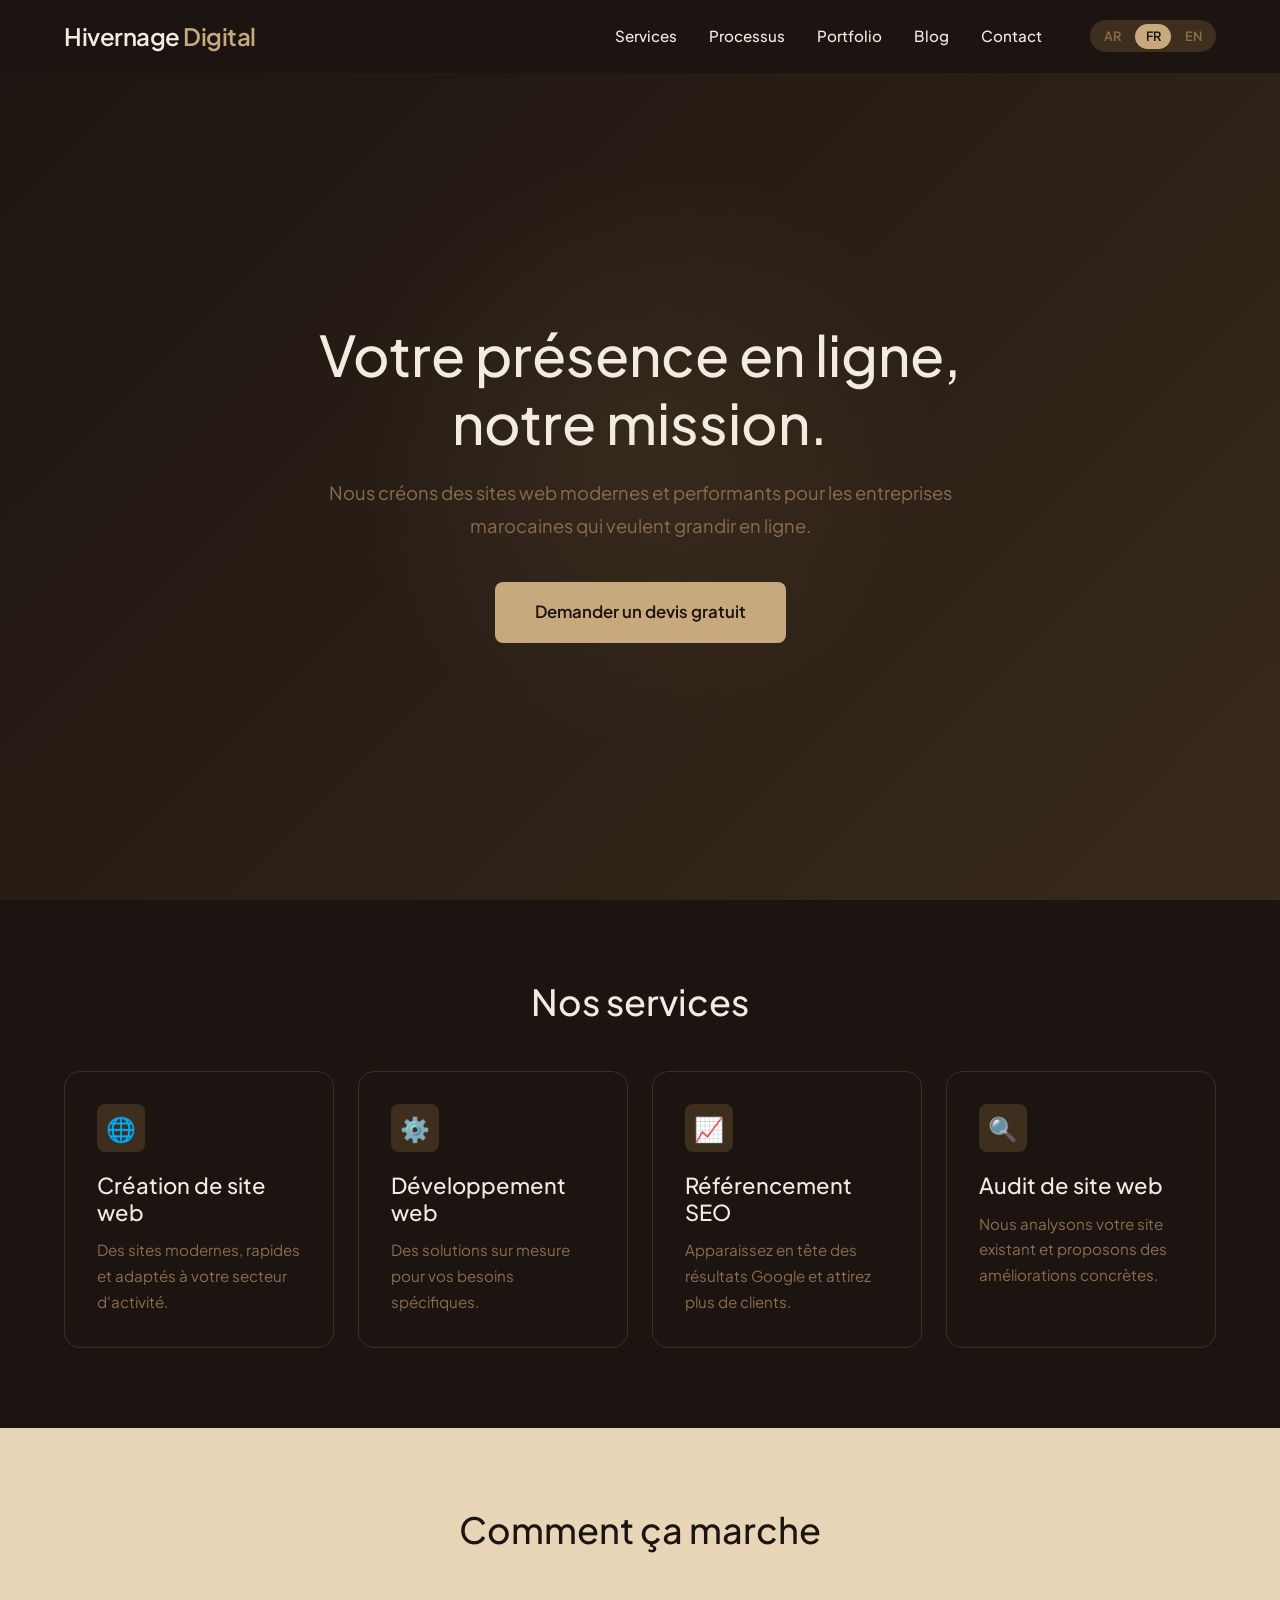
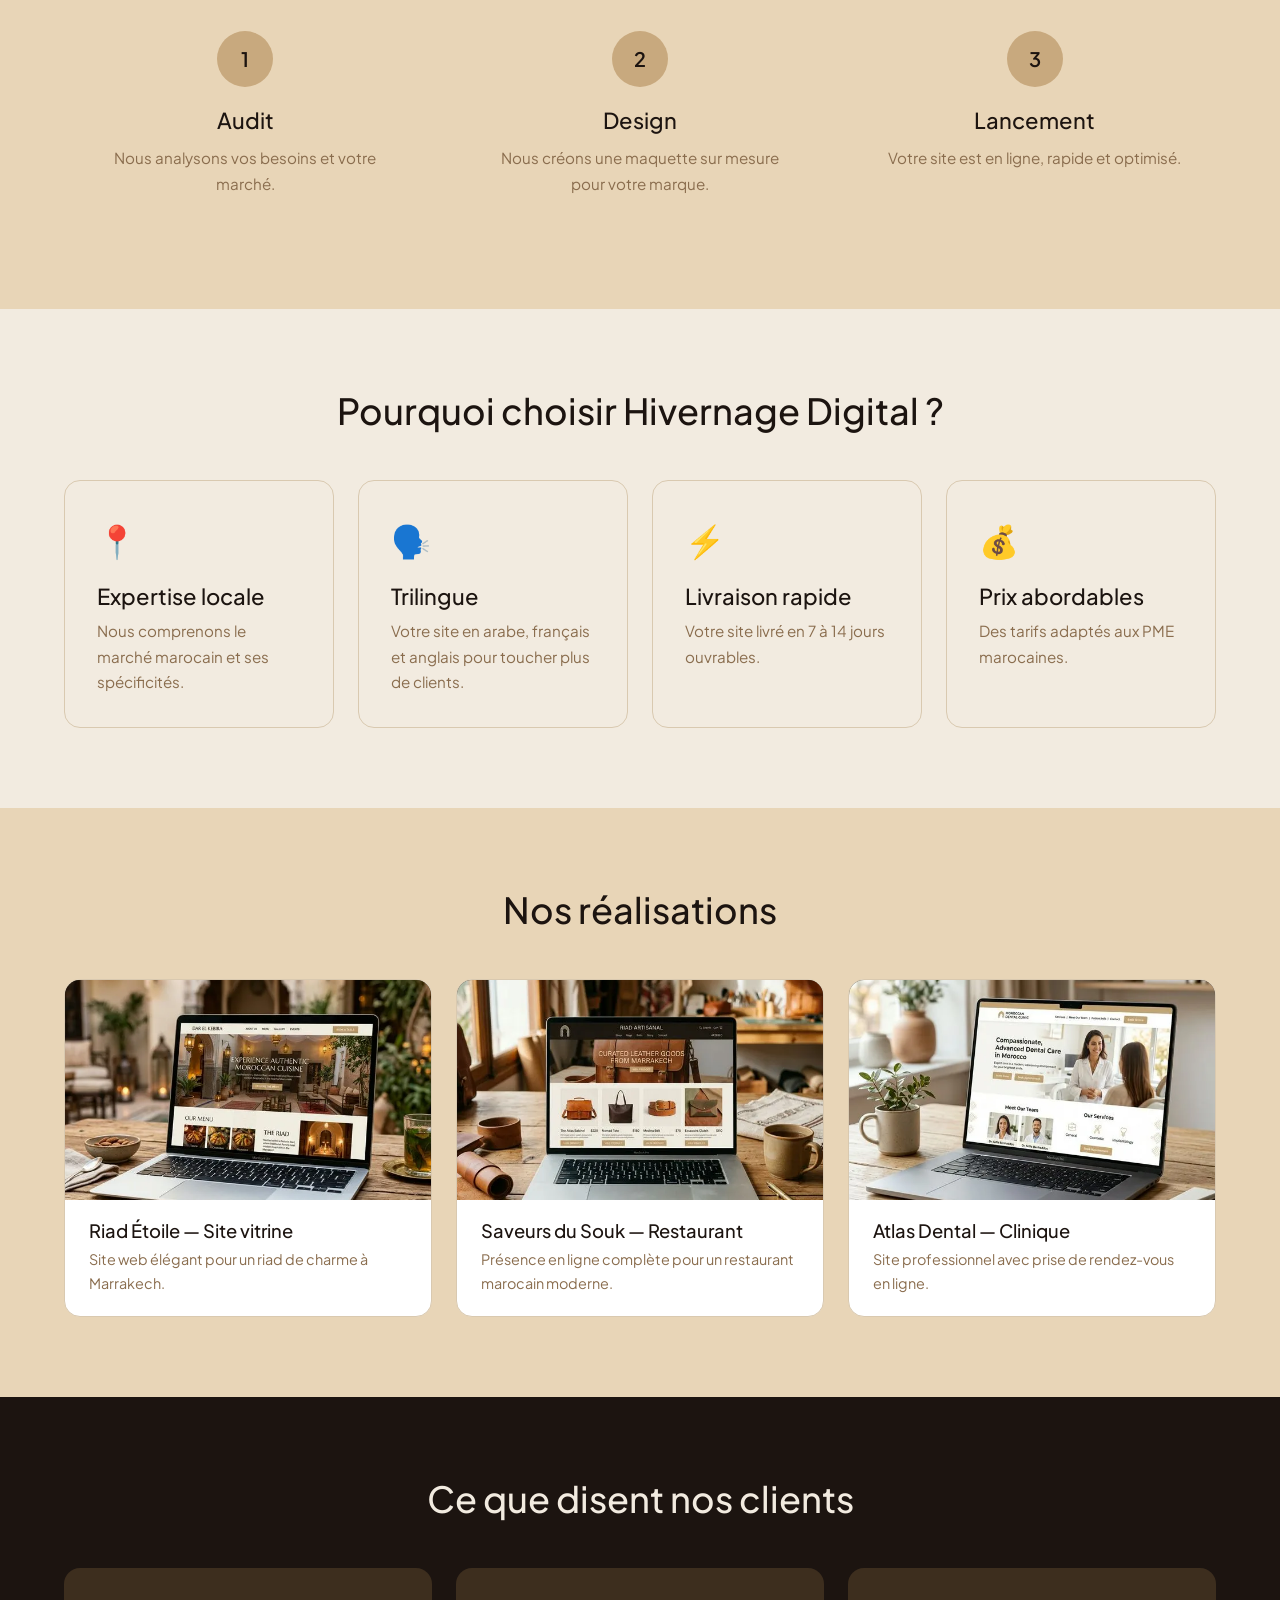
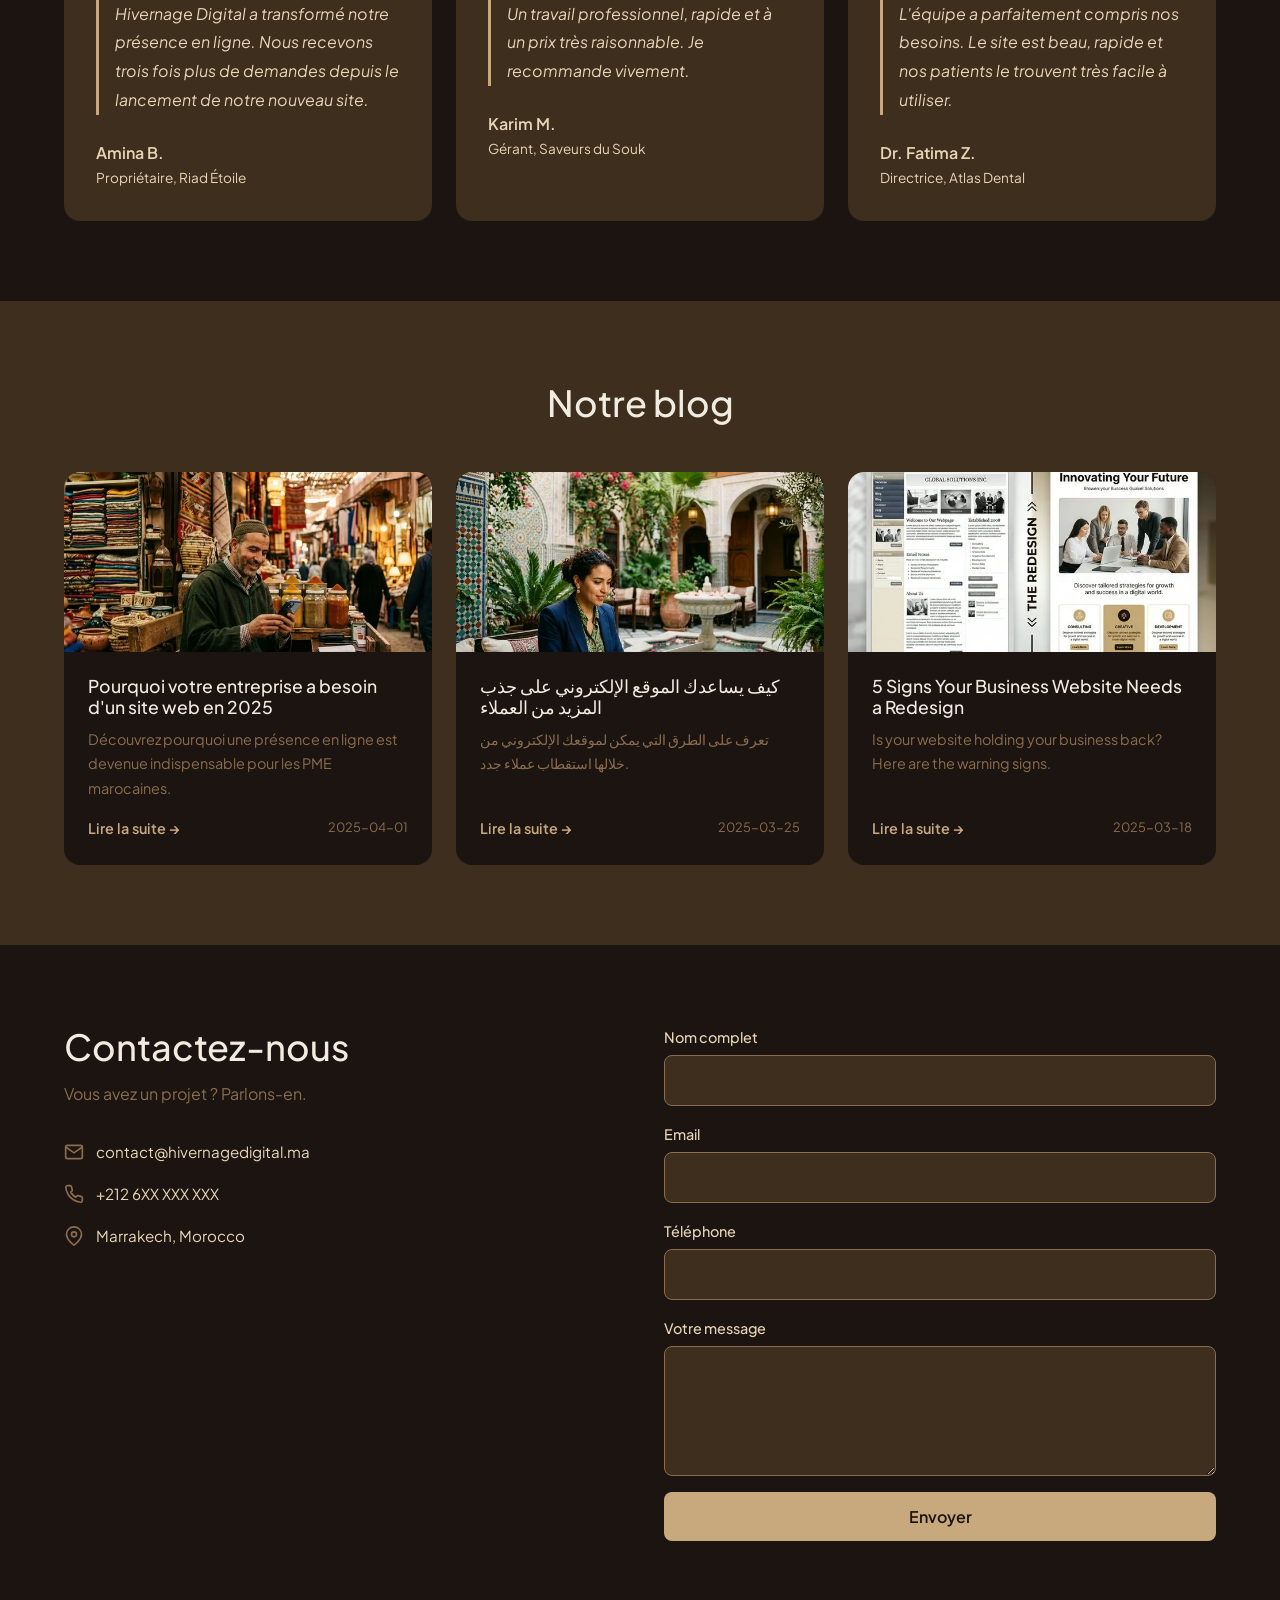
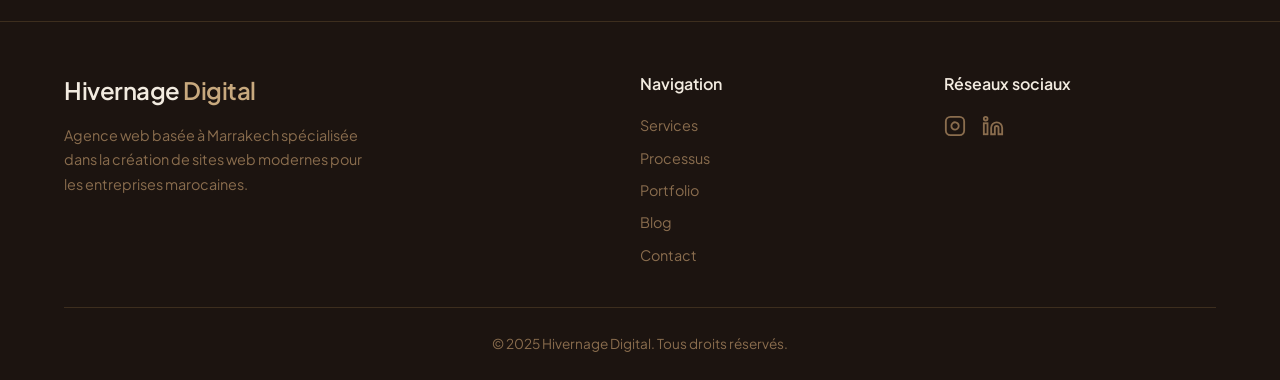
<file: index.html>
<!DOCTYPE html>
<html lang="fr" dir="ltr">
<head>
  <meta charset="UTF-8">
  <meta name="viewport" content="width=device-width, initial-scale=1.0">
  <title>Hivernage Digital — Agence Web à Marrakech | Création de sites web</title>
  <meta name="description" content="Hivernage Digital est une agence web à Marrakech spécialisée dans la création de sites web modernes et performants pour les entreprises marocaines.">
  <link rel="canonical" href="https://hivernagedigital.ma/">

  <!-- Open Graph -->
  <meta property="og:title" content="Hivernage Digital — Agence Web à Marrakech">
  <meta property="og:description" content="Nous créons des sites web modernes et performants pour les entreprises marocaines qui veulent grandir en ligne.">
  <meta property="og:image" content="https://hivernagedigital.ma/images/og-social-share.webp">
  <meta property="og:url" content="https://hivernagedigital.ma/">
  <meta property="og:type" content="website">



  <!-- Fonts -->
  <link rel="preconnect" href="https://fonts.googleapis.com">
  <link rel="preconnect" href="https://fonts.gstatic.com" crossorigin>
  <link href="https://fonts.googleapis.com/css2?family=Plus+Jakarta+Sans:wght@400;600&family=Noto+Sans+Arabic:wght@400;600&display=swap" rel="stylesheet">

  <!-- Critical CSS: above-the-fold styles inlined for instant render -->
  <style>
    *,*::before,*::after{margin:0;padding:0;box-sizing:border-box}
    html{scroll-behavior:smooth}
    body{font-family:'Plus Jakarta Sans',sans-serif;line-height:1.7;color:#1C1410;background:#F2EBE0;overflow-x:hidden}
    .container{width:100%;max-width:1200px;margin:0 auto;padding:0 1.5rem}
    .navbar{position:fixed;top:0;left:0;right:0;z-index:1000;background:#1C1410;padding:1rem 0}
    .navbar .container{display:flex;align-items:center;justify-content:space-between}
    .navbar__logo{font-size:1.5rem;font-weight:600;color:#F2EBE0;letter-spacing:-0.5px;text-decoration:none}
    .navbar__logo span{color:#C8A97E}
    .hero{min-height:100vh;display:flex;align-items:center;justify-content:center;text-align:center;background:linear-gradient(135deg,#1C1410 0%,#3D2E1E 40%,#2a1f17 60%,#1C1410 100%);background-size:300% 300%;animation:heroGradient 12s ease infinite;position:relative;overflow:hidden;padding:8rem 1.5rem 4rem}
    @keyframes heroGradient{0%{background-position:0% 50%}50%{background-position:100% 50%}100%{background-position:0% 50%}}
    .hero h1{color:#F2EBE0;font-size:clamp(2rem,5vw,3.5rem);font-weight:500;line-height:1.2;margin-bottom:1.25rem}
    .hero__subtitle{color:#8A6D4E;font-size:1.15rem;margin-bottom:2.5rem}
    .hero__content{position:relative;z-index:1;max-width:700px}
    .btn-primary{display:inline-block;padding:1rem 2.5rem;background:#C8A97E;color:#1C1410;font-weight:600;font-size:1.05rem;border:none;border-radius:8px;cursor:pointer;text-decoration:none}
  </style>

  <link rel="stylesheet" href="css/style.css">

  <!-- JSON-LD LocalBusiness -->
  <script type="application/ld+json">
  {
    "@context": "https://schema.org",
    "@type": "LocalBusiness",
    "name": "Hivernage Digital",
    "description": "Agence web à Marrakech spécialisée dans la création de sites web modernes pour les entreprises marocaines.",
    "url": "https://hivernagedigital.ma",
    "email": "contact@hivernagedigital.ma",
    "telephone": "+212 6XX XXX XXX",
    "address": {
      "@type": "PostalAddress",
      "addressLocality": "Marrakech",
      "addressCountry": "MA"
    },
    "sameAs": [
      "https://instagram.com/hivernagedigital",
      "https://linkedin.com/company/hivernagedigital"
    ]
  }
  </script>
</head>
<body>

  <!-- Nav Overlay -->
  <div class="nav-overlay" id="nav-overlay"></div>

  <!-- NAVBAR -->
  <nav class="navbar" id="navbar">
    <div class="container">
      <a href="index.html" class="navbar__logo">Hivernage <span>Digital</span></a>
      <div class="navbar__links" id="nav-links">
        <a href="#services" data-i18n="navServices">Services</a>
        <a href="#process" data-i18n="navProcess">Processus</a>
        <a href="#portfolio" data-i18n="navPortfolio">Portfolio</a>
        <a href="blog.html" data-i18n="navBlog">Blog</a>
        <a href="#contact" data-i18n="navContact">Contact</a>
        <div class="lang-switcher">
          <button data-lang="ar">AR</button>
          <button data-lang="fr" class="active">FR</button>
          <button data-lang="en">EN</button>
        </div>
      </div>
      <button class="navbar__hamburger" id="hamburger" aria-label="Toggle menu">
        <span></span><span></span><span></span>
      </button>
    </div>
  </nav>

  <!-- HERO -->
  <section class="hero" id="hero">
    <div class="hero__content">
      <h1 data-i18n="heroTagline">Votre présence en ligne, notre mission.</h1>
      <p class="hero__subtitle" data-i18n="heroSubtitle">Nous créons des sites web modernes et performants pour les entreprises marocaines qui veulent grandir en ligne.</p>
      <a href="#contact" class="btn-primary" data-i18n="heroCta">Demander un devis gratuit</a>
    </div>
  </section>

  <!-- SERVICES -->
  <section class="section-dark" id="services">
    <div class="container">
      <div class="section-title reveal">
        <h2 data-i18n="servicesTitle">Nos services</h2>
      </div>
      <div class="services-grid">
        <div class="service-card reveal">
          <div class="service-card__icon">🌐</div>
          <h3 data-i18n="service1Title">Création de site web</h3>
          <p data-i18n="service1Desc">Des sites modernes, rapides et adaptés à votre secteur d'activité.</p>
        </div>
        <div class="service-card reveal">
          <div class="service-card__icon">⚙️</div>
          <h3 data-i18n="service2Title">Développement web</h3>
          <p data-i18n="service2Desc">Des solutions sur mesure pour vos besoins spécifiques.</p>
        </div>
        <div class="service-card reveal">
          <div class="service-card__icon">📈</div>
          <h3 data-i18n="service3Title">Référencement SEO</h3>
          <p data-i18n="service3Desc">Apparaissez en tête des résultats Google et attirez plus de clients.</p>
        </div>
        <div class="service-card reveal">
          <div class="service-card__icon">🔍</div>
          <h3 data-i18n="service4Title">Audit de site web</h3>
          <p data-i18n="service4Desc">Nous analysons votre site existant et proposons des améliorations concrètes.</p>
        </div>
      </div>
    </div>
  </section>

  <!-- PROCESS -->
  <section class="section-alt" id="process">
    <div class="container">
      <div class="section-title reveal">
        <h2 data-i18n="processTitle">Comment ça marche</h2>
      </div>
      <div class="process-steps">
        <div class="process-step reveal">
          <div class="process-step__number">1</div>
          <h3 data-i18n="step1Title">Audit</h3>
          <p data-i18n="step1Desc">Nous analysons vos besoins et votre marché.</p>
        </div>
        <div class="process-step reveal">
          <div class="process-step__number">2</div>
          <h3 data-i18n="step2Title">Design</h3>
          <p data-i18n="step2Desc">Nous créons une maquette sur mesure pour votre marque.</p>
        </div>
        <div class="process-step reveal">
          <div class="process-step__number">3</div>
          <h3 data-i18n="step3Title">Lancement</h3>
          <p data-i18n="step3Desc">Votre site est en ligne, rapide et optimisé.</p>
        </div>
      </div>
    </div>
  </section>

  <!-- WHY CHOOSE US -->
  <section class="section-light" id="why-us">
    <div class="container">
      <div class="section-title reveal">
        <h2 data-i18n="whyTitle">Pourquoi choisir Hivernage Digital ?</h2>
      </div>
      <div class="reasons-grid">
        <div class="reason-card reveal">
          <div class="reason-card__icon">📍</div>
          <h3 data-i18n="reason1Title">Expertise locale</h3>
          <p data-i18n="reason1Desc">Nous comprenons le marché marocain et ses spécificités.</p>
        </div>
        <div class="reason-card reveal">
          <div class="reason-card__icon">🗣️</div>
          <h3 data-i18n="reason2Title">Trilingue</h3>
          <p data-i18n="reason2Desc">Votre site en arabe, français et anglais pour toucher plus de clients.</p>
        </div>
        <div class="reason-card reveal">
          <div class="reason-card__icon">⚡</div>
          <h3 data-i18n="reason3Title">Livraison rapide</h3>
          <p data-i18n="reason3Desc">Votre site livré en 7 à 14 jours ouvrables.</p>
        </div>
        <div class="reason-card reveal">
          <div class="reason-card__icon">💰</div>
          <h3 data-i18n="reason4Title">Prix abordables</h3>
          <p data-i18n="reason4Desc">Des tarifs adaptés aux PME marocaines.</p>
        </div>
      </div>
    </div>
  </section>

  <!-- PORTFOLIO -->
  <section class="section-alt" id="portfolio">
    <div class="container">
      <div class="section-title reveal">
        <h2 data-i18n="portfolioTitle">Nos réalisations</h2>
      </div>
      <div class="portfolio-grid">
        <div class="portfolio-card reveal">
          <div class="portfolio-card__image">
            <img src="images/portfolio-restaurant.webp" alt="Site web pour Riad Étoile, Marrakech" loading="lazy" decoding="async" width="640" height="440">
            <div class="portfolio-card__overlay"><span data-i18n="viewProject">Voir le projet</span></div>
          </div>
          <div class="portfolio-card__info">
            <h3 data-i18n="portfolio1Title">Riad Étoile — Site vitrine</h3>
            <p data-i18n="portfolio1Desc">Site web élégant pour un riad de charme à Marrakech.</p>
          </div>
        </div>
        <div class="portfolio-card reveal">
          <div class="portfolio-card__image">
            <img src="images/portfolio-boutique.webp" alt="Site e-commerce pour boutique artisanale marocaine" loading="lazy" decoding="async" width="640" height="440">
            <div class="portfolio-card__overlay"><span data-i18n="viewProject">Voir le projet</span></div>
          </div>
          <div class="portfolio-card__info">
            <h3 data-i18n="portfolio2Title">Saveurs du Souk — Restaurant</h3>
            <p data-i18n="portfolio2Desc">Présence en ligne complète pour un restaurant marocain moderne.</p>
          </div>
        </div>
        <div class="portfolio-card reveal">
          <div class="portfolio-card__image">
            <img src="images/portfolio-clinic.webp" alt="Site web professionnel pour Atlas Dental" loading="lazy" decoding="async" width="640" height="440">
            <div class="portfolio-card__overlay"><span data-i18n="viewProject">Voir le projet</span></div>
          </div>
          <div class="portfolio-card__info">
            <h3 data-i18n="portfolio3Title">Atlas Dental — Clinique</h3>
            <p data-i18n="portfolio3Desc">Site professionnel avec prise de rendez-vous en ligne.</p>
          </div>
        </div>
      </div>
    </div>
  </section>

  <!-- TESTIMONIALS -->
  <section class="section-dark" id="testimonials">
    <div class="container">
      <div class="section-title reveal">
        <h2 data-i18n="testimonialsTitle">Ce que disent nos clients</h2>
      </div>
      <div class="testimonials-grid">
        <div class="testimonial-card reveal">
          <p class="testimonial-card__quote" data-i18n="testimonial1Quote">Hivernage Digital a transformé notre présence en ligne. Nous recevons trois fois plus de demandes depuis le lancement de notre nouveau site.</p>
          <p class="testimonial-card__author" data-i18n="testimonial1Author">Amina B.</p>
          <p class="testimonial-card__role" data-i18n="testimonial1Role">Propriétaire, Riad Étoile</p>
        </div>
        <div class="testimonial-card reveal">
          <p class="testimonial-card__quote" data-i18n="testimonial2Quote">Un travail professionnel, rapide et à un prix très raisonnable. Je recommande vivement.</p>
          <p class="testimonial-card__author" data-i18n="testimonial2Author">Karim M.</p>
          <p class="testimonial-card__role" data-i18n="testimonial2Role">Gérant, Saveurs du Souk</p>
        </div>
        <div class="testimonial-card reveal">
          <p class="testimonial-card__quote" data-i18n="testimonial3Quote">L'équipe a parfaitement compris nos besoins. Le site est beau, rapide et nos patients le trouvent très facile à utiliser.</p>
          <p class="testimonial-card__author" data-i18n="testimonial3Author">Dr. Fatima Z.</p>
          <p class="testimonial-card__role" data-i18n="testimonial3Role">Directrice, Atlas Dental</p>
        </div>
      </div>
    </div>
  </section>

  <!-- BLOG PREVIEW -->
  <section class="section-blog-home" id="blog">
    <div class="container">
      <div class="section-title reveal">
        <h2 data-i18n="blogTitle">Notre blog</h2>
      </div>
      <div class="blog-grid">
        <!-- Post 1 -->
        <a href="posts/post-1.html" class="blog-card reveal">
          <div class="blog-card__image">
            <span class="blog-card__badge">Business</span>
            <img src="images/blog-hero-french.webp" alt="Entrepreneur marocain dans un souk" loading="lazy" decoding="async" width="600" height="360">
          </div>
          <div class="blog-card__body">
            <h3 data-i18n="blog1Title">Pourquoi votre entreprise a besoin d'un site web en 2025</h3>
            <p data-i18n="blog1Excerpt">Découvrez pourquoi une présence en ligne est devenue indispensable pour les PME marocaines.</p>
            <div class="blog-card__footer">
              <span class="blog-card__link" data-i18n="readMore">Lire la suite →</span>
              <span class="blog-card__date">2025-04-01</span>
            </div>
          </div>
        </a>
        <!-- Post 2 -->
        <a href="posts/post-2.html" class="blog-card reveal">
          <div class="blog-card__image">
            <span class="blog-card__badge">Marketing</span>
            <img src="images/blog-hero-arabic.webp" alt="رائدة أعمال مغربية تعمل على حاسوبها" loading="lazy" decoding="async" width="600" height="360">
          </div>
          <div class="blog-card__body">
            <h3 data-i18n="blog2Title">كيف يساعدك الموقع الإلكتروني على جذب المزيد من العملاء</h3>
            <p data-i18n="blog2Excerpt">تعرف على الطرق التي يمكن لموقعك الإلكتروني من خلالها استقطاب عملاء جدد.</p>
            <div class="blog-card__footer">
              <span class="blog-card__link" data-i18n="readMore">Lire la suite →</span>
              <span class="blog-card__date">2025-03-25</span>
            </div>
          </div>
        </a>
        <!-- Post 3 -->
        <a href="posts/post-3.html" class="blog-card reveal">
          <div class="blog-card__image">
            <span class="blog-card__badge">Web Design</span>
            <img src="images/blog-hero-english.webp" alt="Before and after website redesign comparison" loading="lazy" decoding="async" width="600" height="360">
          </div>
          <div class="blog-card__body">
            <h3 data-i18n="blog3Title">5 Signs Your Business Website Needs a Redesign</h3>
            <p data-i18n="blog3Excerpt">Is your website holding your business back? Here are the warning signs.</p>
            <div class="blog-card__footer">
              <span class="blog-card__link" data-i18n="readMore">Lire la suite →</span>
              <span class="blog-card__date">2025-03-18</span>
            </div>
          </div>
        </a>
      </div>
    </div>
  </section>

  <!-- CONTACT -->
  <section class="section-dark" id="contact">
    <div class="container">
      <div class="contact-wrapper reveal">
        <div class="contact-info">
          <h2 data-i18n="contactTitle">Contactez-nous</h2>
          <p data-i18n="contactSubtitle">Vous avez un projet ? Parlons-en.</p>
          <div class="contact-info__item">
            <svg width="20" height="20" viewBox="0 0 24 24" fill="none" stroke="#8A6D4E" stroke-width="2"><path d="M4 4h16c1.1 0 2 .9 2 2v12c0 1.1-.9 2-2 2H4c-1.1 0-2-.9-2-2V6c0-1.1.9-2 2-2z"/><polyline points="22,6 12,13 2,6"/></svg>
            <span>contact@hivernagedigital.ma</span>
          </div>
          <div class="contact-info__item">
            <svg width="20" height="20" viewBox="0 0 24 24" fill="none" stroke="#8A6D4E" stroke-width="2"><path d="M22 16.92v3a2 2 0 01-2.18 2 19.79 19.79 0 01-8.63-3.07 19.5 19.5 0 01-6-6 19.79 19.79 0 01-3.07-8.67A2 2 0 014.11 2h3a2 2 0 012 1.72 12.84 12.84 0 00.7 2.81 2 2 0 01-.45 2.11L8.09 9.91a16 16 0 006 6l1.27-1.27a2 2 0 012.11-.45 12.84 12.84 0 002.81.7A2 2 0 0122 16.92z"/></svg>
            <span>+212 6XX XXX XXX</span>
          </div>
          <div class="contact-info__item">
            <svg width="20" height="20" viewBox="0 0 24 24" fill="none" stroke="#8A6D4E" stroke-width="2"><path d="M21 10c0 7-9 13-9 13s-9-6-9-13a9 9 0 0118 0z"/><circle cx="12" cy="10" r="3"/></svg>
            <span>Marrakech, Morocco</span>
          </div>
        </div>
        <form class="contact-form" id="contact-form">
          <div class="form-group">
            <label for="name" data-i18n="labelName">Nom complet</label>
            <input type="text" id="name" name="name" required>
          </div>
          <div class="form-group">
            <label for="email" data-i18n="labelEmail">Email</label>
            <input type="email" id="email" name="email" required>
          </div>
          <div class="form-group">
            <label for="phone" data-i18n="labelPhone">Téléphone</label>
            <input type="tel" id="phone" name="phone">
          </div>
          <div class="form-group">
            <label for="message" data-i18n="labelMessage">Votre message</label>
            <textarea id="message" name="message" required></textarea>
          </div>
          <div class="form-error" id="form-error"></div>
          <div class="form-success" id="form-success" data-i18n="formSuccess">Merci ! Votre message a été envoyé avec succès.</div>
          <button type="submit" class="btn-primary" data-i18n="labelSend">Envoyer</button>
        </form>
      </div>
    </div>
  </section>

  <!-- FOOTER -->
  <footer class="footer">
    <div class="container">
      <div class="footer__grid">
        <div class="footer__brand">
          <a href="index.html" class="navbar__logo">Hivernage <span>Digital</span></a>
          <p data-i18n="footerDesc">Agence web basée à Marrakech spécialisée dans la création de sites web modernes pour les entreprises marocaines.</p>
        </div>
        <div class="footer__nav">
          <h4 data-i18n="footerNav">Navigation</h4>
          <a href="#services" data-i18n="navServices">Services</a>
          <a href="#process" data-i18n="navProcess">Processus</a>
          <a href="#portfolio" data-i18n="navPortfolio">Portfolio</a>
          <a href="blog.html" data-i18n="navBlog">Blog</a>
          <a href="#contact" data-i18n="navContact">Contact</a>
        </div>
        <div class="footer__social">
          <h4 data-i18n="footerSocial">Réseaux sociaux</h4>
          <div class="footer__social-icons">
            <a href="https://instagram.com/hivernagedigital" target="_blank" rel="noopener noreferrer" aria-label="Instagram">
              <svg width="22" height="22" viewBox="0 0 24 24" fill="none" stroke="currentColor" stroke-width="2"><rect x="2" y="2" width="20" height="20" rx="5"/><path d="M16 11.37A4 4 0 1112.63 8 4 4 0 0116 11.37z"/><line x1="17.5" y1="6.5" x2="17.51" y2="6.5"/></svg>
            </a>
            <a href="https://linkedin.com/company/hivernagedigital" target="_blank" rel="noopener noreferrer" aria-label="LinkedIn">
              <svg width="22" height="22" viewBox="0 0 24 24" fill="none" stroke="currentColor" stroke-width="2"><path d="M16 8a6 6 0 016 6v7h-4v-7a2 2 0 00-2-2 2 2 0 00-2 2v7h-4v-7a6 6 0 016-6z"/><rect x="2" y="9" width="4" height="12"/><circle cx="4" cy="4" r="2"/></svg>
            </a>
          </div>
        </div>
      </div>
      <div class="footer__bottom">
        <p data-i18n="footerCopyright">© 2025 Hivernage Digital. Tous droits réservés.</p>
      </div>
    </div>
  </footer>

  <script src="js/script.js" defer></script>
</body>
</html>
</file>
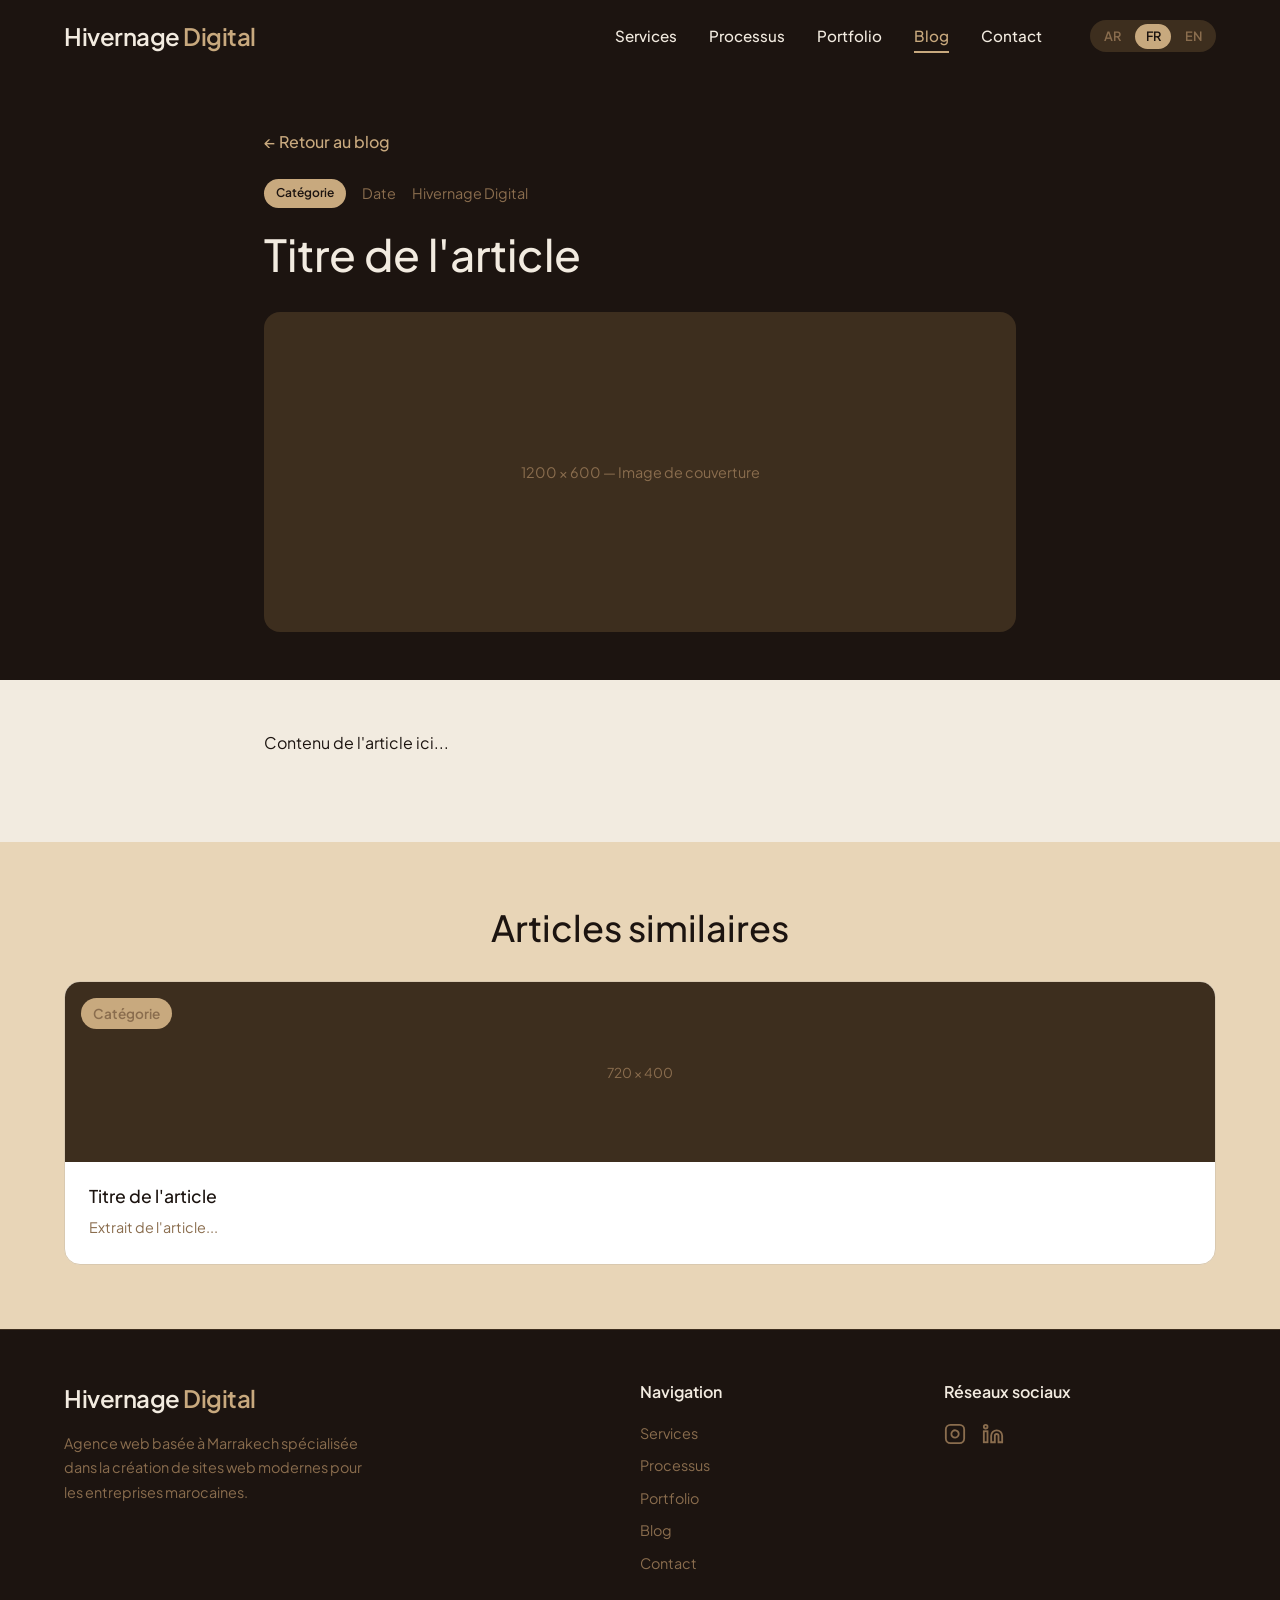
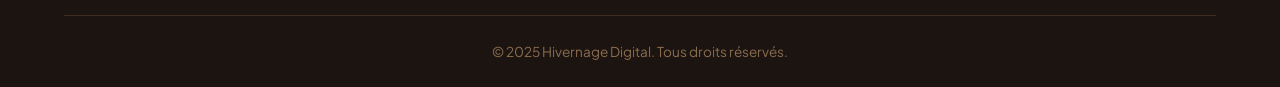
<file: blog-post.html>
<!DOCTYPE html>
<html lang="fr" dir="ltr">
<head>
  <meta charset="UTF-8">
  <meta name="viewport" content="width=device-width, initial-scale=1.0">
  <title>Article — Hivernage Digital Blog</title>
  <meta name="description" content="Lisez nos articles sur la création de sites web et le marketing digital au Maroc.">
  <link rel="canonical" href="https://hivernagedigital.ma/blog-post.html">

  <meta property="og:title" content="Article — Hivernage Digital Blog">
  <meta property="og:description" content="Articles et conseils sur le digital au Maroc.">
  <meta property="og:image" content="https://hivernagedigital.ma/images/og-blog.jpg">
  <meta property="og:url" content="https://hivernagedigital.ma/blog-post.html">
  <meta property="og:type" content="article">

  <link rel="preconnect" href="https://fonts.googleapis.com">
  <link rel="preconnect" href="https://fonts.gstatic.com" crossorigin>
  <link href="https://fonts.googleapis.com/css2?family=Plus+Jakarta+Sans:wght@400;500;600&family=Noto+Sans+Arabic:wght@400;500;600&display=swap" rel="stylesheet">

  <link rel="stylesheet" href="css/style.css">
  <link rel="stylesheet" href="css/blog.css">
</head>
<body>

  <div class="reading-progress"></div>
  <div class="nav-overlay" id="nav-overlay"></div>

  <nav class="navbar" id="navbar">
    <div class="container">
      <a href="index.html" class="navbar__logo">Hivernage <span>Digital</span></a>
      <div class="navbar__links" id="nav-links">
        <a href="index.html#services" data-i18n="navServices">Services</a>
        <a href="index.html#process" data-i18n="navProcess">Processus</a>
        <a href="index.html#portfolio" data-i18n="navPortfolio">Portfolio</a>
        <a href="blog.html" class="active" data-i18n="navBlog">Blog</a>
        <a href="index.html#contact" data-i18n="navContact">Contact</a>
        <div class="lang-switcher">
          <button data-lang="ar">AR</button>
          <button data-lang="fr" class="active">FR</button>
          <button data-lang="en">EN</button>
        </div>
      </div>
      <button class="navbar__hamburger" id="hamburger" aria-label="Toggle menu">
        <span></span><span></span><span></span>
      </button>
    </div>
  </nav>

  <!-- POST HERO -->
  <section class="post-hero">
    <div class="container">
      <a href="blog.html" class="back-to-blog">← Retour au blog</a>
      <div class="post-hero__meta">
        <span class="post-hero__badge">Catégorie</span>
        <span class="post-hero__date">Date</span>
        <span class="post-hero__author">Hivernage Digital</span>
      </div>
      <h1>Titre de l'article</h1>
      <div class="post-hero__image">
        <span>1200 × 600 — Image de couverture</span>
      </div>
    </div>
  </section>

  <article class="article-body">
    <p>Contenu de l'article ici...</p>
  </article>

  <!-- RELATED POSTS -->
  <section class="related-posts">
    <div class="container">
      <h2>Articles similaires</h2>
      <div class="blog-grid">
        <a href="#" class="blog-card">
          <div class="blog-card__image">
            <span class="blog-card__badge">Catégorie</span>
            <span>720 × 400</span>
          </div>
          <div class="blog-card__body">
            <h3>Titre de l'article</h3>
            <p>Extrait de l'article...</p>
          </div>
        </a>
      </div>
    </div>
  </section>

  <footer class="footer">
    <div class="container">
      <div class="footer__grid">
        <div class="footer__brand">
          <a href="index.html" class="navbar__logo">Hivernage <span>Digital</span></a>
          <p data-i18n="footerDesc">Agence web basée à Marrakech spécialisée dans la création de sites web modernes pour les entreprises marocaines.</p>
        </div>
        <div class="footer__nav">
          <h4 data-i18n="footerNav">Navigation</h4>
          <a href="index.html#services" data-i18n="navServices">Services</a>
          <a href="index.html#process" data-i18n="navProcess">Processus</a>
          <a href="index.html#portfolio" data-i18n="navPortfolio">Portfolio</a>
          <a href="blog.html" data-i18n="navBlog">Blog</a>
          <a href="index.html#contact" data-i18n="navContact">Contact</a>
        </div>
        <div class="footer__social">
          <h4 data-i18n="footerSocial">Réseaux sociaux</h4>
          <div class="footer__social-icons">
            <a href="https://instagram.com/hivernagedigital" target="_blank" rel="noopener noreferrer" aria-label="Instagram">
              <svg width="22" height="22" viewBox="0 0 24 24" fill="none" stroke="currentColor" stroke-width="2"><rect x="2" y="2" width="20" height="20" rx="5"/><path d="M16 11.37A4 4 0 1112.63 8 4 4 0 0116 11.37z"/><line x1="17.5" y1="6.5" x2="17.51" y2="6.5"/></svg>
            </a>
            <a href="https://linkedin.com/company/hivernagedigital" target="_blank" rel="noopener noreferrer" aria-label="LinkedIn">
              <svg width="22" height="22" viewBox="0 0 24 24" fill="none" stroke="currentColor" stroke-width="2"><path d="M16 8a6 6 0 016 6v7h-4v-7a2 2 0 00-2-2 2 2 0 00-2 2v7h-4v-7a6 6 0 016-6z"/><rect x="2" y="9" width="4" height="12"/><circle cx="4" cy="4" r="2"/></svg>
            </a>
          </div>
        </div>
      </div>
      <div class="footer__bottom">
        <p data-i18n="footerCopyright">© 2025 Hivernage Digital. Tous droits réservés.</p>
      </div>
    </div>
  </footer>

  <script src="js/script.js" defer></script>
</body>
</html>
</file>
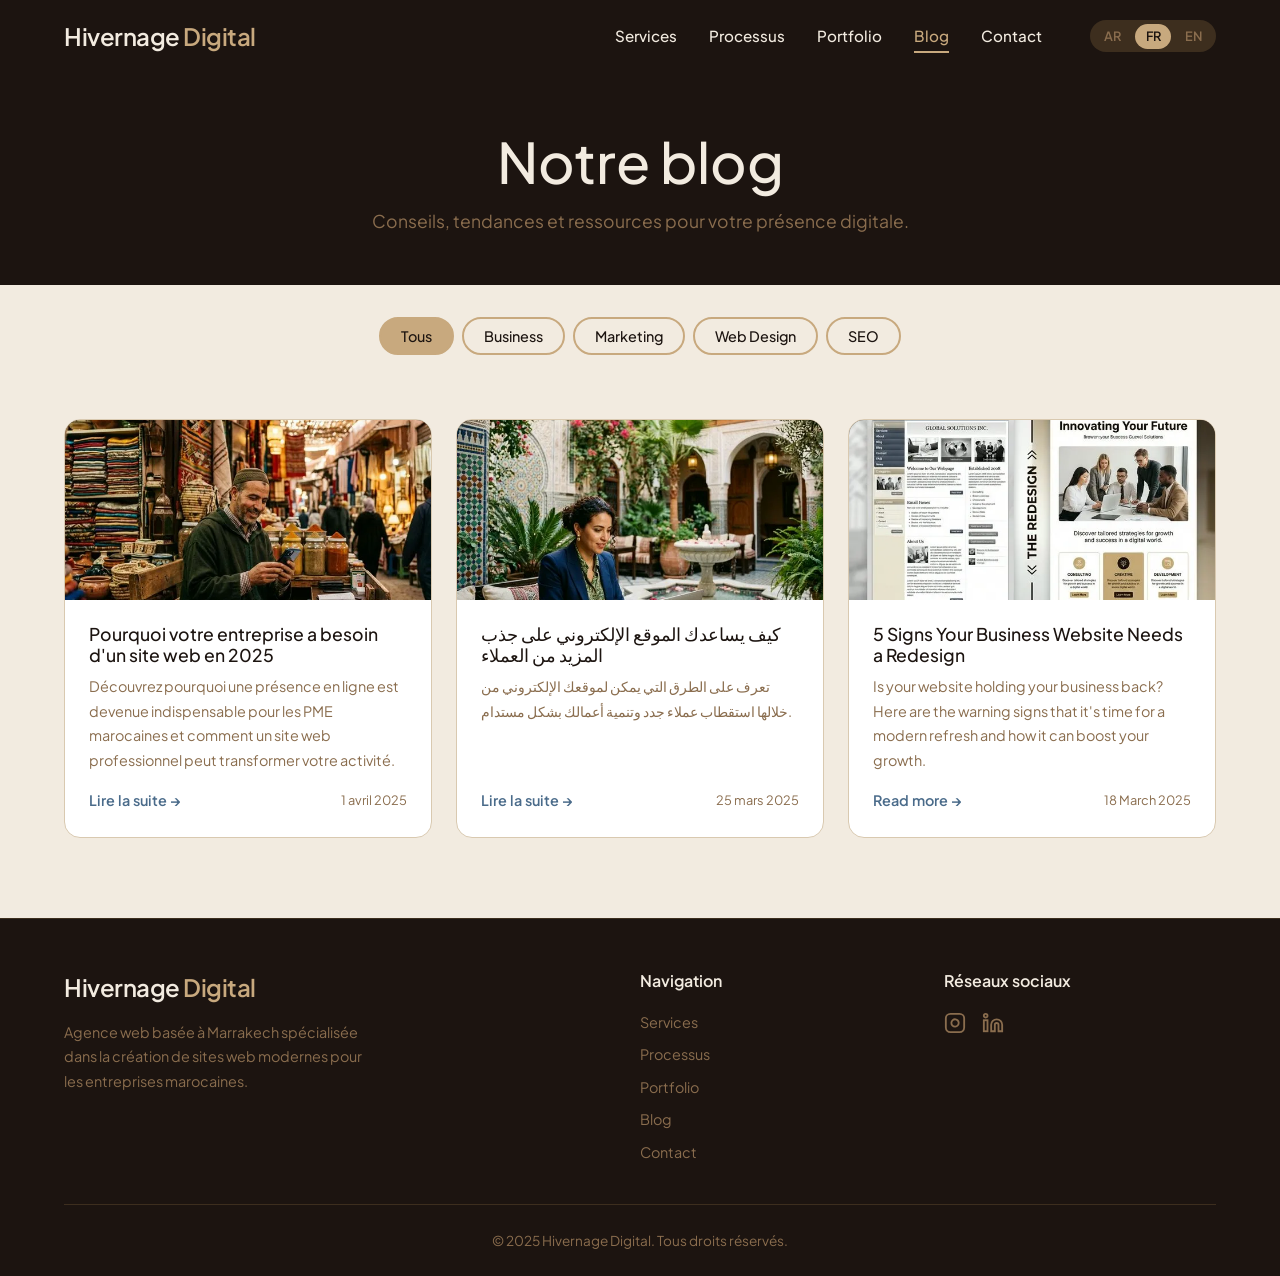
<file: blog.html>
<!DOCTYPE html>
<html lang="fr" dir="ltr">
<head>
  <meta charset="UTF-8">
  <meta name="viewport" content="width=device-width, initial-scale=1.0">
  <title>Blog — Hivernage Digital | Articles sur le web et le digital au Maroc</title>
  <meta name="description" content="Consultez nos articles sur la création de sites web, le SEO et le marketing digital pour les entreprises marocaines.">
  <link rel="canonical" href="https://hivernagedigital.ma/blog.html">

  <!-- Open Graph -->
  <meta property="og:title" content="Blog — Hivernage Digital">
  <meta property="og:description" content="Articles et conseils sur le web et le digital pour les entreprises marocaines.">
  <meta property="og:image" content="https://hivernagedigital.ma/images/og-blog.jpg">
  <meta property="og:url" content="https://hivernagedigital.ma/blog.html">
  <meta property="og:type" content="website">

  <link rel="preconnect" href="https://fonts.googleapis.com">
  <link rel="preconnect" href="https://fonts.gstatic.com" crossorigin>
  <link href="https://fonts.googleapis.com/css2?family=Plus+Jakarta+Sans:wght@400;500;600&family=Noto+Sans+Arabic:wght@400;500;600&display=swap" rel="stylesheet">

  <link rel="stylesheet" href="css/style.css">
  <link rel="stylesheet" href="css/blog.css">
</head>
<body>

  <div class="nav-overlay" id="nav-overlay"></div>

  <!-- NAVBAR -->
  <nav class="navbar" id="navbar">
    <div class="container">
      <a href="index.html" class="navbar__logo">Hivernage <span>Digital</span></a>
      <div class="navbar__links" id="nav-links">
        <a href="index.html#services" data-i18n="navServices">Services</a>
        <a href="index.html#process" data-i18n="navProcess">Processus</a>
        <a href="index.html#portfolio" data-i18n="navPortfolio">Portfolio</a>
        <a href="blog.html" class="active" data-i18n="navBlog">Blog</a>
        <a href="index.html#contact" data-i18n="navContact">Contact</a>
        <div class="lang-switcher">
          <button data-lang="ar">AR</button>
          <button data-lang="fr" class="active">FR</button>
          <button data-lang="en">EN</button>
        </div>
      </div>
      <button class="navbar__hamburger" id="hamburger" aria-label="Toggle menu">
        <span></span><span></span><span></span>
      </button>
    </div>
  </nav>

  <!-- BLOG HERO -->
  <section class="blog-hero">
    <h1 data-i18n="blogTitle">Notre blog</h1>
    <p>Conseils, tendances et ressources pour votre présence digitale.</p>
  </section>

  <!-- CATEGORY FILTER -->
  <div class="category-filter">
    <button class="active" data-category="all">Tous</button>
    <button data-category="business">Business</button>
    <button data-category="marketing">Marketing</button>
    <button data-category="web-design">Web Design</button>
    <button data-category="seo">SEO</button>
  </div>

  <!-- BLOG LISTING -->
  <section class="blog-listing">
    <div class="container">
      <div class="blog-grid">

        <!-- Post 1 -->
        <a href="posts/post-1.html" class="blog-card reveal" data-category="business">
          <div class="blog-card__image">
            <span class="blog-card__badge">Business</span>
            <img src="images/blog-hero-french.webp" alt="Entrepreneur marocain dans un souk" loading="lazy">
          </div>
          <div class="blog-card__body">
            <h3>Pourquoi votre entreprise a besoin d'un site web en 2025</h3>
            <p>Découvrez pourquoi une présence en ligne est devenue indispensable pour les PME marocaines et comment un site web professionnel peut transformer votre activité.</p>
            <div class="blog-card__footer">
              <span class="blog-card__link">Lire la suite →</span>
              <span class="blog-card__date">1 avril 2025</span>
            </div>
          </div>
        </a>

        <!-- Post 2 -->
        <a href="posts/post-2.html" class="blog-card reveal" data-category="marketing">
          <div class="blog-card__image">
            <span class="blog-card__badge">Marketing</span>
            <img src="images/blog-hero-arabic.webp" alt="رائدة أعمال مغربية" loading="lazy">
          </div>
          <div class="blog-card__body">
            <h3>كيف يساعدك الموقع الإلكتروني على جذب المزيد من العملاء</h3>
            <p>تعرف على الطرق التي يمكن لموقعك الإلكتروني من خلالها استقطاب عملاء جدد وتنمية أعمالك بشكل مستدام.</p>
            <div class="blog-card__footer">
              <span class="blog-card__link">Lire la suite →</span>
              <span class="blog-card__date">25 mars 2025</span>
            </div>
          </div>
        </a>

        <!-- Post 3 -->
        <a href="posts/post-3.html" class="blog-card reveal" data-category="web-design">
          <div class="blog-card__image">
            <span class="blog-card__badge">Web Design</span>
            <img src="images/blog-hero-english.webp" alt="Before and after website redesign" loading="lazy">
          </div>
          <div class="blog-card__body">
            <h3>5 Signs Your Business Website Needs a Redesign</h3>
            <p>Is your website holding your business back? Here are the warning signs that it's time for a modern refresh and how it can boost your growth.</p>
            <div class="blog-card__footer">
              <span class="blog-card__link">Read more →</span>
              <span class="blog-card__date">18 March 2025</span>
            </div>
          </div>
        </a>

      </div>
    </div>
  </section>

  <!-- FOOTER -->
  <footer class="footer">
    <div class="container">
      <div class="footer__grid">
        <div class="footer__brand">
          <a href="index.html" class="navbar__logo">Hivernage <span>Digital</span></a>
          <p data-i18n="footerDesc">Agence web basée à Marrakech spécialisée dans la création de sites web modernes pour les entreprises marocaines.</p>
        </div>
        <div class="footer__nav">
          <h4 data-i18n="footerNav">Navigation</h4>
          <a href="index.html#services" data-i18n="navServices">Services</a>
          <a href="index.html#process" data-i18n="navProcess">Processus</a>
          <a href="index.html#portfolio" data-i18n="navPortfolio">Portfolio</a>
          <a href="blog.html" data-i18n="navBlog">Blog</a>
          <a href="index.html#contact" data-i18n="navContact">Contact</a>
        </div>
        <div class="footer__social">
          <h4 data-i18n="footerSocial">Réseaux sociaux</h4>
          <div class="footer__social-icons">
            <a href="https://instagram.com/hivernagedigital" target="_blank" rel="noopener noreferrer" aria-label="Instagram">
              <svg width="22" height="22" viewBox="0 0 24 24" fill="none" stroke="currentColor" stroke-width="2"><rect x="2" y="2" width="20" height="20" rx="5"/><path d="M16 11.37A4 4 0 1112.63 8 4 4 0 0116 11.37z"/><line x1="17.5" y1="6.5" x2="17.51" y2="6.5"/></svg>
            </a>
            <a href="https://linkedin.com/company/hivernagedigital" target="_blank" rel="noopener noreferrer" aria-label="LinkedIn">
              <svg width="22" height="22" viewBox="0 0 24 24" fill="none" stroke="currentColor" stroke-width="2"><path d="M16 8a6 6 0 016 6v7h-4v-7a2 2 0 00-2-2 2 2 0 00-2 2v7h-4v-7a6 6 0 016-6z"/><rect x="2" y="9" width="4" height="12"/><circle cx="4" cy="4" r="2"/></svg>
            </a>
          </div>
        </div>
      </div>
      <div class="footer__bottom">
        <p data-i18n="footerCopyright">© 2025 Hivernage Digital. Tous droits réservés.</p>
      </div>
    </div>
  </footer>

  <script src="js/script.js" defer></script>
</body>
</html>
</file>
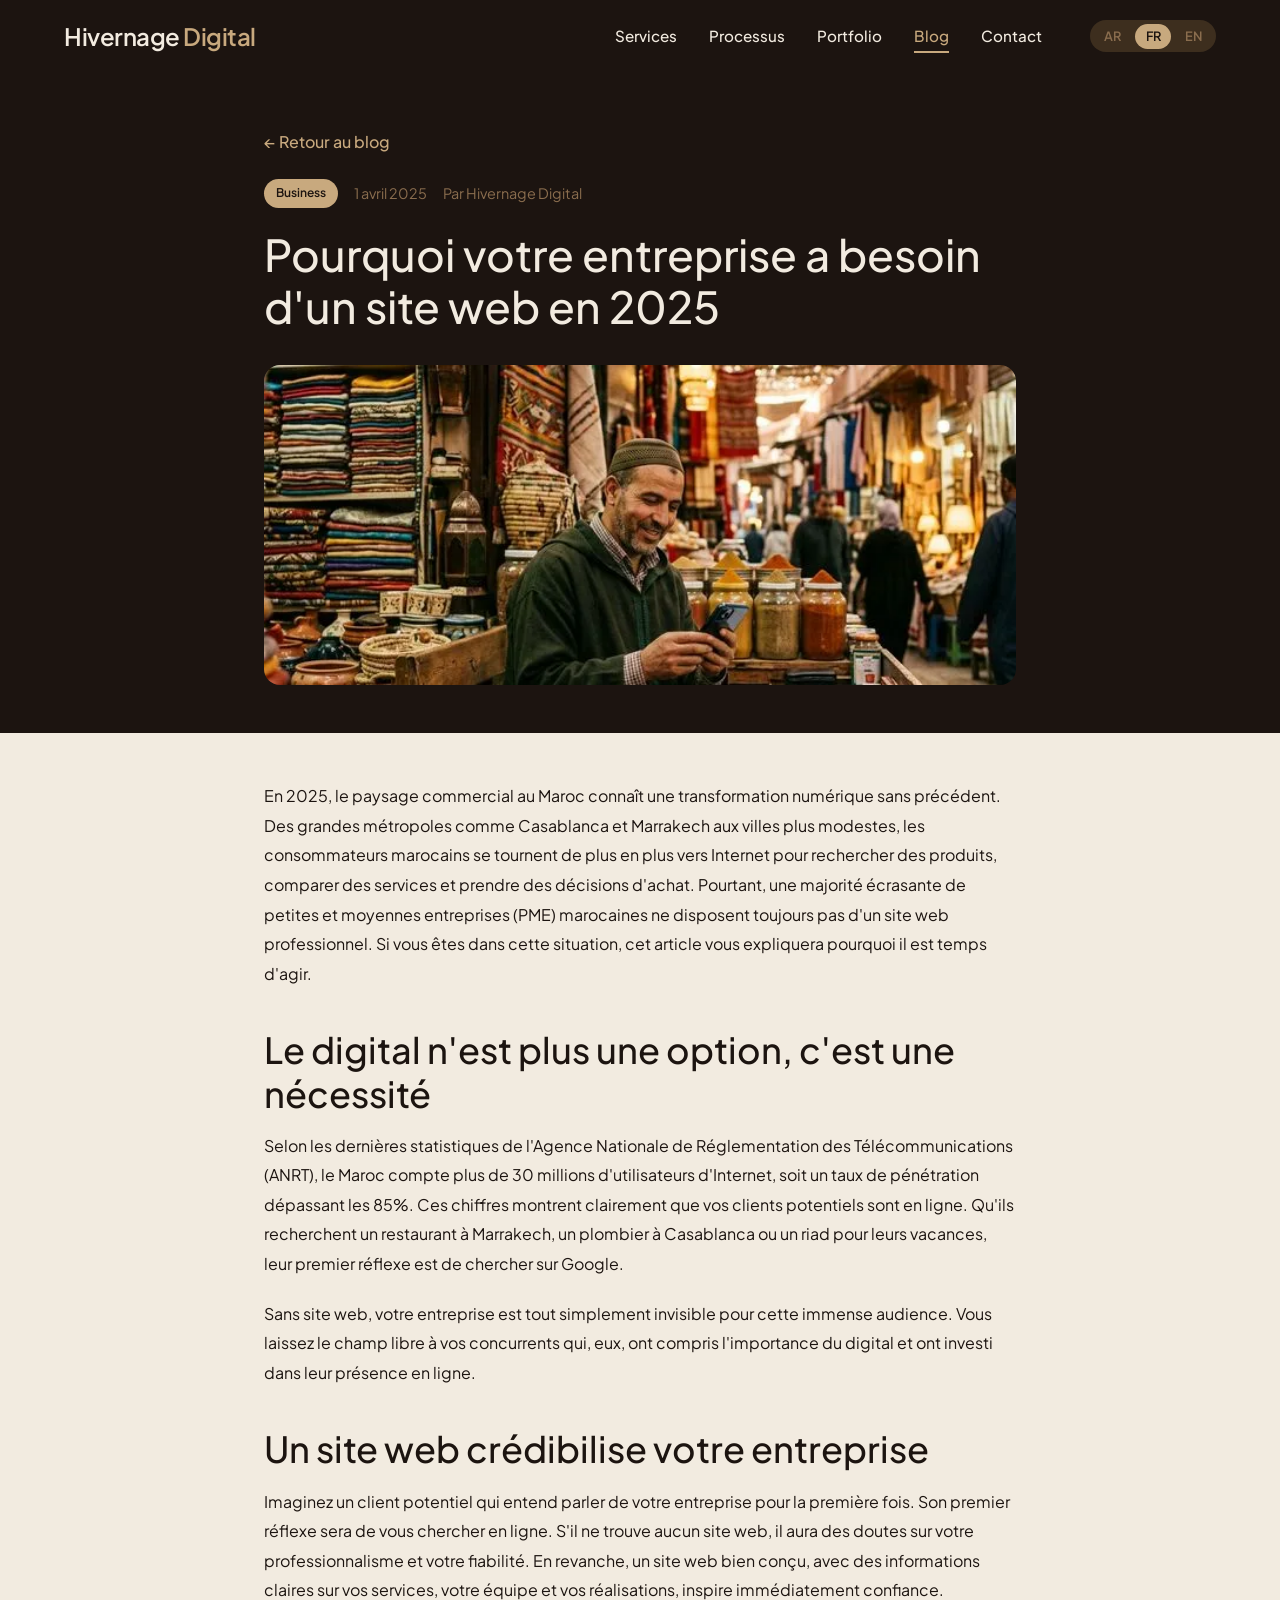
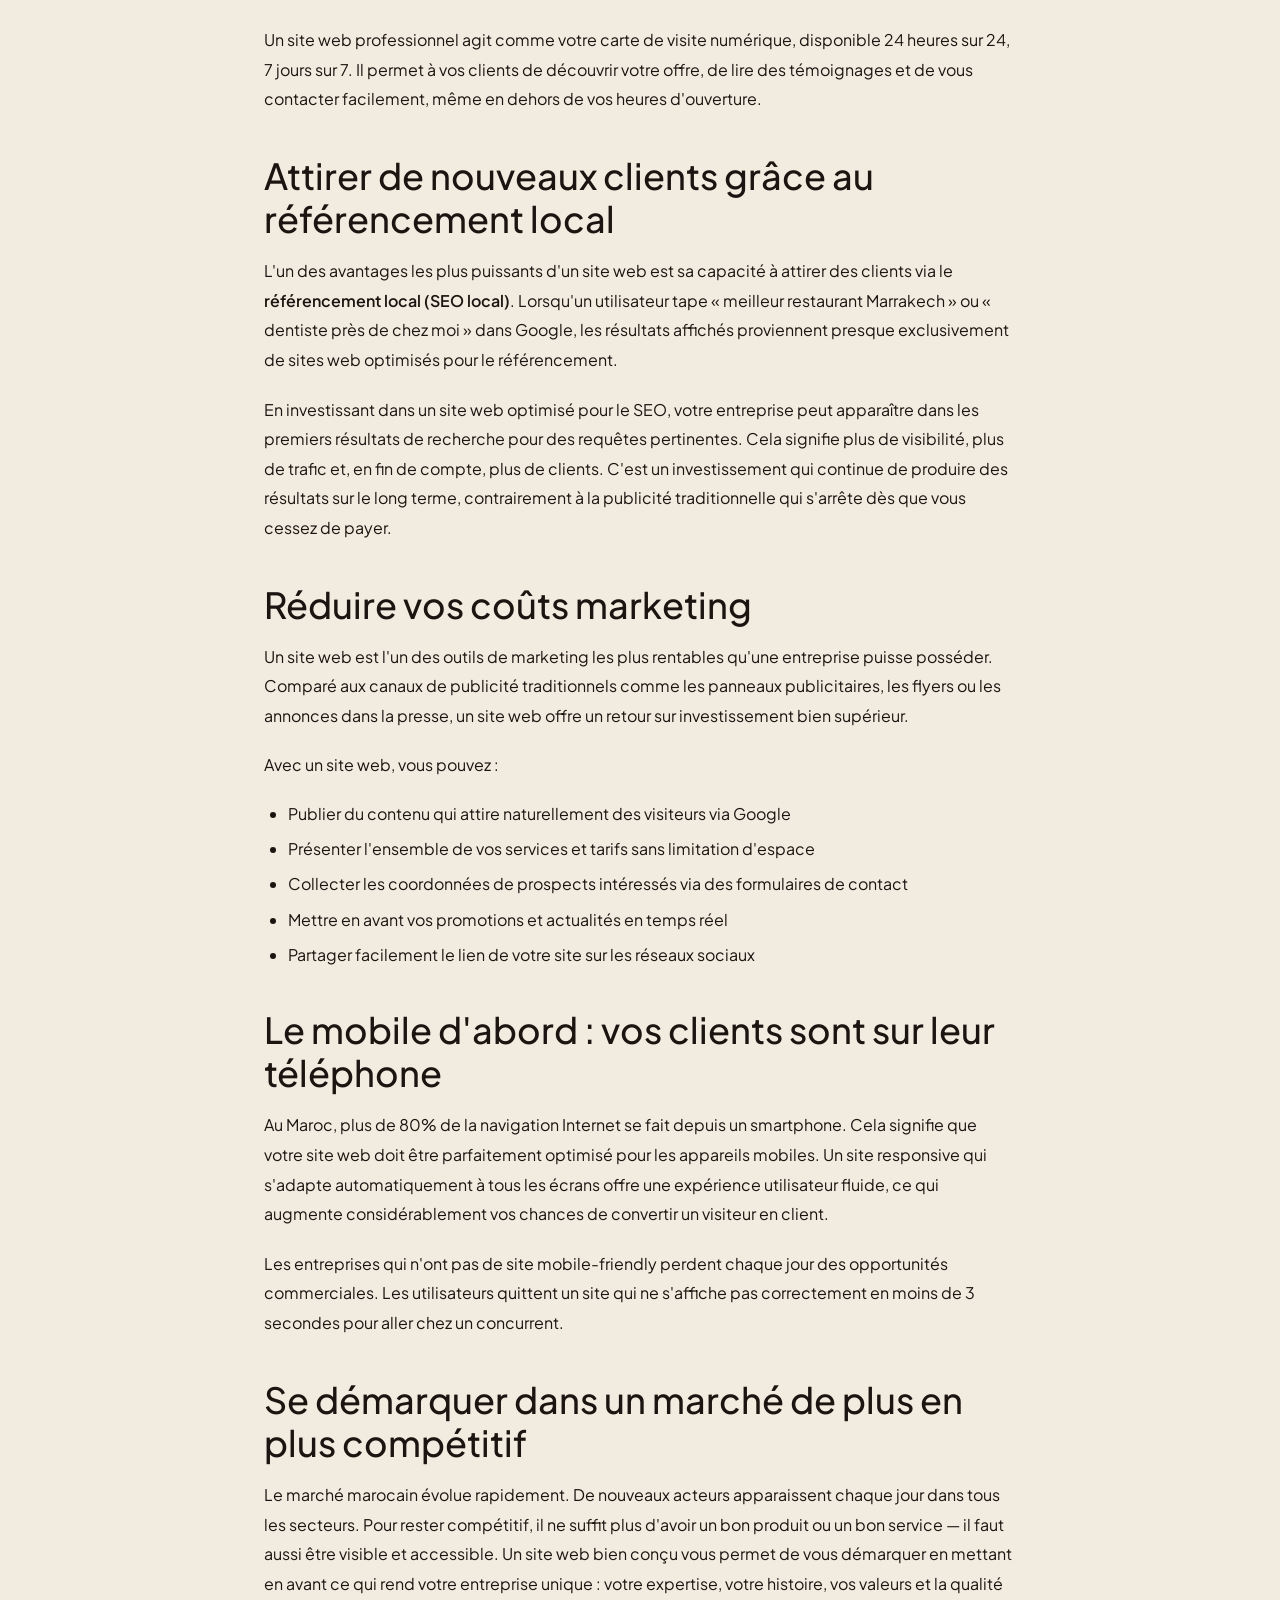
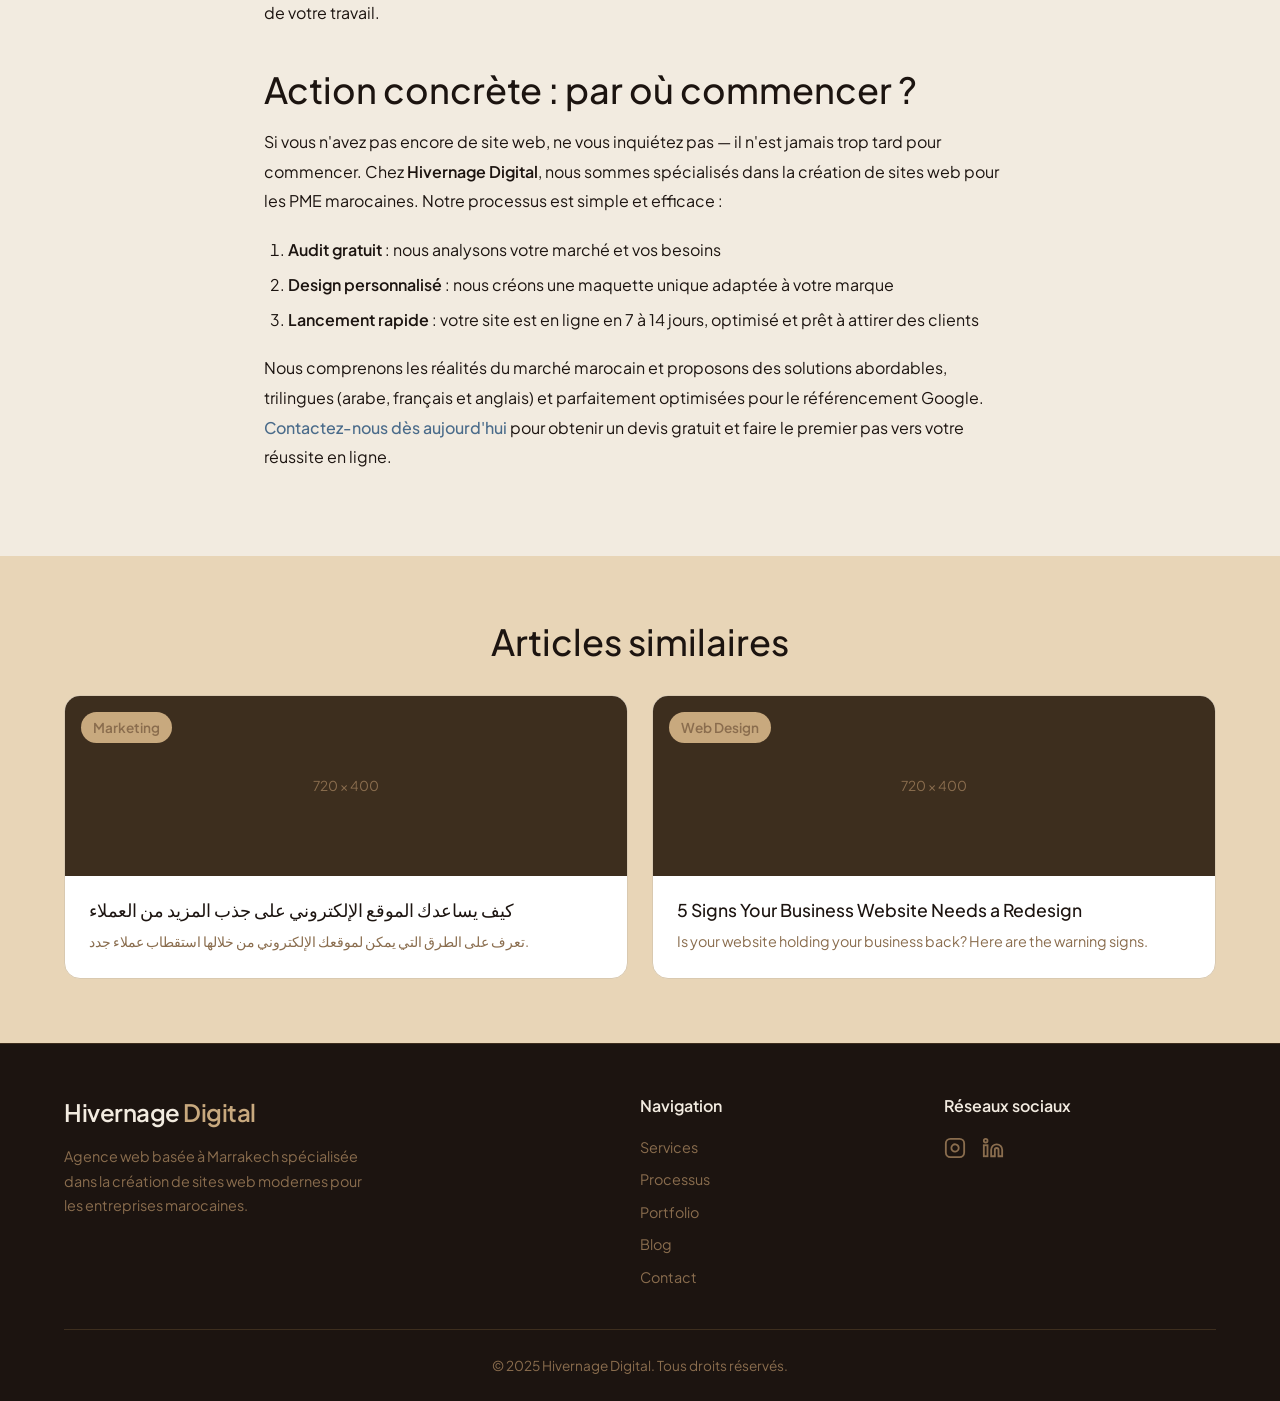
<file: posts/post-1.html>
<!DOCTYPE html>
<html lang="fr" dir="ltr">
<head>
  <meta charset="UTF-8">
  <meta name="viewport" content="width=device-width, initial-scale=1.0">
  <title>Pourquoi votre entreprise a besoin d'un site web en 2025 — Hivernage Digital</title>
  <meta name="description" content="Découvrez pourquoi un site web professionnel est devenu indispensable pour les entreprises marocaines en 2025. Guide complet par Hivernage Digital, agence web à Marrakech.">
  <link rel="canonical" href="https://hivernagedigital.ma/posts/post-1.html">

  <meta property="og:title" content="Pourquoi votre entreprise a besoin d'un site web en 2025">
  <meta property="og:description" content="Découvrez pourquoi un site web professionnel est devenu indispensable pour les entreprises marocaines en 2025.">
  <meta property="og:image" content="https://hivernagedigital.ma/images/og-post-1.jpg">
  <meta property="og:url" content="https://hivernagedigital.ma/posts/post-1.html">
  <meta property="og:type" content="article">

  <link rel="preconnect" href="https://fonts.googleapis.com">
  <link rel="preconnect" href="https://fonts.gstatic.com" crossorigin>
  <link href="https://fonts.googleapis.com/css2?family=Plus+Jakarta+Sans:wght@400;500;600&family=Noto+Sans+Arabic:wght@400;500;600&display=swap" rel="stylesheet">

  <link rel="stylesheet" href="../css/style.css">
  <link rel="stylesheet" href="../css/blog.css">

  <script type="application/ld+json">
  {
    "@context": "https://schema.org",
    "@type": "BlogPosting",
    "headline": "Pourquoi votre entreprise a besoin d'un site web en 2025",
    "description": "Découvrez pourquoi un site web professionnel est devenu indispensable pour les entreprises marocaines en 2025.",
    "author": { "@type": "Organization", "name": "Hivernage Digital" },
    "publisher": { "@type": "Organization", "name": "Hivernage Digital" },
    "datePublished": "2025-04-01",
    "dateModified": "2025-04-01",
    "mainEntityOfPage": "https://hivernagedigital.ma/posts/post-1.html",
    "image": "https://hivernagedigital.ma/images/post-1.jpg"
  }
  </script>
</head>
<body>

  <div class="reading-progress"></div>
  <div class="nav-overlay" id="nav-overlay"></div>

  <nav class="navbar" id="navbar">
    <div class="container">
      <a href="../index.html" class="navbar__logo">Hivernage <span>Digital</span></a>
      <div class="navbar__links" id="nav-links">
        <a href="../index.html#services" data-i18n="navServices">Services</a>
        <a href="../index.html#process" data-i18n="navProcess">Processus</a>
        <a href="../index.html#portfolio" data-i18n="navPortfolio">Portfolio</a>
        <a href="../blog.html" class="active" data-i18n="navBlog">Blog</a>
        <a href="../index.html#contact" data-i18n="navContact">Contact</a>
        <div class="lang-switcher">
          <button data-lang="ar">AR</button>
          <button data-lang="fr" class="active">FR</button>
          <button data-lang="en">EN</button>
        </div>
      </div>
      <button class="navbar__hamburger" id="hamburger" aria-label="Toggle menu">
        <span></span><span></span><span></span>
      </button>
    </div>
  </nav>

  <section class="post-hero">
    <div class="container">
      <a href="../blog.html" class="back-to-blog">← Retour au blog</a>
      <div class="post-hero__meta">
        <span class="post-hero__badge">Business</span>
        <span class="post-hero__date">1 avril 2025</span>
        <span class="post-hero__author">Par Hivernage Digital</span>
      </div>
      <h1>Pourquoi votre entreprise a besoin d'un site web en 2025</h1>
      <div class="post-hero__image">
        <img src="../images/blog-hero-french.webp" alt="Entrepreneur marocain regardant son téléphone dans un souk" loading="lazy">
      </div>
    </div>
  </section>

  <article class="article-body">

    <p>En 2025, le paysage commercial au Maroc connaît une transformation numérique sans précédent. Des grandes métropoles comme Casablanca et Marrakech aux villes plus modestes, les consommateurs marocains se tournent de plus en plus vers Internet pour rechercher des produits, comparer des services et prendre des décisions d'achat. Pourtant, une majorité écrasante de petites et moyennes entreprises (PME) marocaines ne disposent toujours pas d'un site web professionnel. Si vous êtes dans cette situation, cet article vous expliquera pourquoi il est temps d'agir.</p>

    <h2>Le digital n'est plus une option, c'est une nécessité</h2>

    <p>Selon les dernières statistiques de l'Agence Nationale de Réglementation des Télécommunications (ANRT), le Maroc compte plus de 30 millions d'utilisateurs d'Internet, soit un taux de pénétration dépassant les 85%. Ces chiffres montrent clairement que vos clients potentiels sont en ligne. Qu'ils recherchent un restaurant à Marrakech, un plombier à Casablanca ou un riad pour leurs vacances, leur premier réflexe est de chercher sur Google.</p>

    <p>Sans site web, votre entreprise est tout simplement invisible pour cette immense audience. Vous laissez le champ libre à vos concurrents qui, eux, ont compris l'importance du digital et ont investi dans leur présence en ligne.</p>

    <h2>Un site web crédibilise votre entreprise</h2>

    <p>Imaginez un client potentiel qui entend parler de votre entreprise pour la première fois. Son premier réflexe sera de vous chercher en ligne. S'il ne trouve aucun site web, il aura des doutes sur votre professionnalisme et votre fiabilité. En revanche, un site web bien conçu, avec des informations claires sur vos services, votre équipe et vos réalisations, inspire immédiatement confiance.</p>

    <p>Un site web professionnel agit comme votre carte de visite numérique, disponible 24 heures sur 24, 7 jours sur 7. Il permet à vos clients de découvrir votre offre, de lire des témoignages et de vous contacter facilement, même en dehors de vos heures d'ouverture.</p>

    <h2>Attirer de nouveaux clients grâce au référencement local</h2>

    <p>L'un des avantages les plus puissants d'un site web est sa capacité à attirer des clients via le <strong>référencement local (SEO local)</strong>. Lorsqu'un utilisateur tape « meilleur restaurant Marrakech » ou « dentiste près de chez moi » dans Google, les résultats affichés proviennent presque exclusivement de sites web optimisés pour le référencement.</p>

    <p>En investissant dans un site web optimisé pour le SEO, votre entreprise peut apparaître dans les premiers résultats de recherche pour des requêtes pertinentes. Cela signifie plus de visibilité, plus de trafic et, en fin de compte, plus de clients. C'est un investissement qui continue de produire des résultats sur le long terme, contrairement à la publicité traditionnelle qui s'arrête dès que vous cessez de payer.</p>

    <h2>Réduire vos coûts marketing</h2>

    <p>Un site web est l'un des outils de marketing les plus rentables qu'une entreprise puisse posséder. Comparé aux canaux de publicité traditionnels comme les panneaux publicitaires, les flyers ou les annonces dans la presse, un site web offre un retour sur investissement bien supérieur.</p>

    <p>Avec un site web, vous pouvez :</p>

    <ul>
      <li>Publier du contenu qui attire naturellement des visiteurs via Google</li>
      <li>Présenter l'ensemble de vos services et tarifs sans limitation d'espace</li>
      <li>Collecter les coordonnées de prospects intéressés via des formulaires de contact</li>
      <li>Mettre en avant vos promotions et actualités en temps réel</li>
      <li>Partager facilement le lien de votre site sur les réseaux sociaux</li>
    </ul>

    <h2>Le mobile d'abord : vos clients sont sur leur téléphone</h2>

    <p>Au Maroc, plus de 80% de la navigation Internet se fait depuis un smartphone. Cela signifie que votre site web doit être parfaitement optimisé pour les appareils mobiles. Un site responsive qui s'adapte automatiquement à tous les écrans offre une expérience utilisateur fluide, ce qui augmente considérablement vos chances de convertir un visiteur en client.</p>

    <p>Les entreprises qui n'ont pas de site mobile-friendly perdent chaque jour des opportunités commerciales. Les utilisateurs quittent un site qui ne s'affiche pas correctement en moins de 3 secondes pour aller chez un concurrent.</p>

    <h2>Se démarquer dans un marché de plus en plus compétitif</h2>

    <p>Le marché marocain évolue rapidement. De nouveaux acteurs apparaissent chaque jour dans tous les secteurs. Pour rester compétitif, il ne suffit plus d'avoir un bon produit ou un bon service — il faut aussi être visible et accessible. Un site web bien conçu vous permet de vous démarquer en mettant en avant ce qui rend votre entreprise unique : votre expertise, votre histoire, vos valeurs et la qualité de votre travail.</p>

    <h2>Action concrète : par où commencer ?</h2>

    <p>Si vous n'avez pas encore de site web, ne vous inquiétez pas — il n'est jamais trop tard pour commencer. Chez <strong>Hivernage Digital</strong>, nous sommes spécialisés dans la création de sites web pour les PME marocaines. Notre processus est simple et efficace :</p>

    <ol>
      <li><strong>Audit gratuit</strong> : nous analysons votre marché et vos besoins</li>
      <li><strong>Design personnalisé</strong> : nous créons une maquette unique adaptée à votre marque</li>
      <li><strong>Lancement rapide</strong> : votre site est en ligne en 7 à 14 jours, optimisé et prêt à attirer des clients</li>
    </ol>

    <p>Nous comprenons les réalités du marché marocain et proposons des solutions abordables, trilingues (arabe, français et anglais) et parfaitement optimisées pour le référencement Google. <a href="../index.html#contact">Contactez-nous dès aujourd'hui</a> pour obtenir un devis gratuit et faire le premier pas vers votre réussite en ligne.</p>

  </article>

  <!-- RELATED POSTS -->
  <section class="related-posts">
    <div class="container">
      <h2>Articles similaires</h2>
      <div class="blog-grid">
        <a href="post-2.html" class="blog-card">
          <div class="blog-card__image">
            <span class="blog-card__badge">Marketing</span>
            <span>720 × 400</span>
          </div>
          <div class="blog-card__body">
            <h3>كيف يساعدك الموقع الإلكتروني على جذب المزيد من العملاء</h3>
            <p>تعرف على الطرق التي يمكن لموقعك الإلكتروني من خلالها استقطاب عملاء جدد.</p>
          </div>
        </a>
        <a href="post-3.html" class="blog-card">
          <div class="blog-card__image">
            <span class="blog-card__badge">Web Design</span>
            <span>720 × 400</span>
          </div>
          <div class="blog-card__body">
            <h3>5 Signs Your Business Website Needs a Redesign</h3>
            <p>Is your website holding your business back? Here are the warning signs.</p>
          </div>
        </a>
      </div>
    </div>
  </section>

  <footer class="footer">
    <div class="container">
      <div class="footer__grid">
        <div class="footer__brand">
          <a href="../index.html" class="navbar__logo">Hivernage <span>Digital</span></a>
          <p data-i18n="footerDesc">Agence web basée à Marrakech spécialisée dans la création de sites web modernes pour les entreprises marocaines.</p>
        </div>
        <div class="footer__nav">
          <h4 data-i18n="footerNav">Navigation</h4>
          <a href="../index.html#services" data-i18n="navServices">Services</a>
          <a href="../index.html#process" data-i18n="navProcess">Processus</a>
          <a href="../index.html#portfolio" data-i18n="navPortfolio">Portfolio</a>
          <a href="../blog.html" data-i18n="navBlog">Blog</a>
          <a href="../index.html#contact" data-i18n="navContact">Contact</a>
        </div>
        <div class="footer__social">
          <h4 data-i18n="footerSocial">Réseaux sociaux</h4>
          <div class="footer__social-icons">
            <a href="https://instagram.com/hivernagedigital" target="_blank" rel="noopener noreferrer" aria-label="Instagram">
              <svg width="22" height="22" viewBox="0 0 24 24" fill="none" stroke="currentColor" stroke-width="2"><rect x="2" y="2" width="20" height="20" rx="5"/><path d="M16 11.37A4 4 0 1112.63 8 4 4 0 0116 11.37z"/><line x1="17.5" y1="6.5" x2="17.51" y2="6.5"/></svg>
            </a>
            <a href="https://linkedin.com/company/hivernagedigital" target="_blank" rel="noopener noreferrer" aria-label="LinkedIn">
              <svg width="22" height="22" viewBox="0 0 24 24" fill="none" stroke="currentColor" stroke-width="2"><path d="M16 8a6 6 0 016 6v7h-4v-7a2 2 0 00-2-2 2 2 0 00-2 2v7h-4v-7a6 6 0 016-6z"/><rect x="2" y="9" width="4" height="12"/><circle cx="4" cy="4" r="2"/></svg>
            </a>
          </div>
        </div>
      </div>
      <div class="footer__bottom">
        <p data-i18n="footerCopyright">© 2025 Hivernage Digital. Tous droits réservés.</p>
      </div>
    </div>
  </footer>

  <script src="../js/script.js"></script>
</body>
</html>
</file>
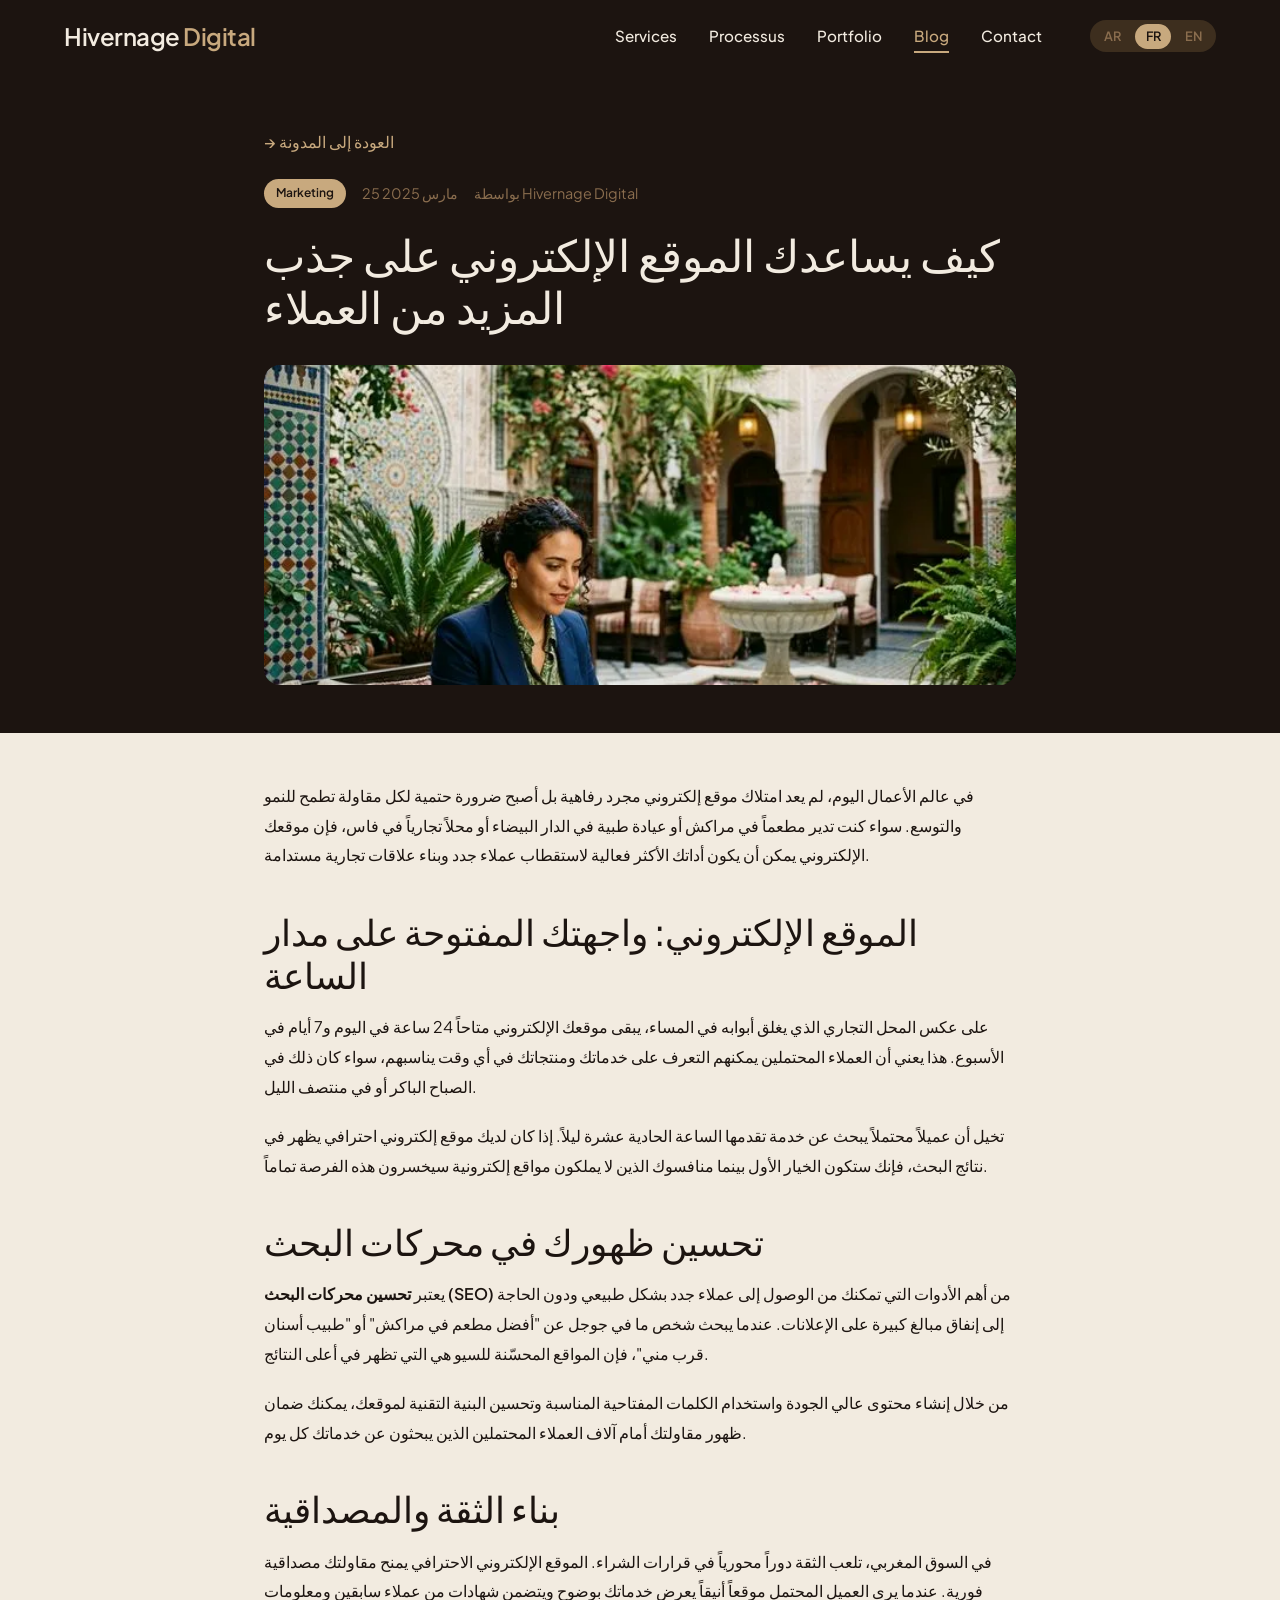
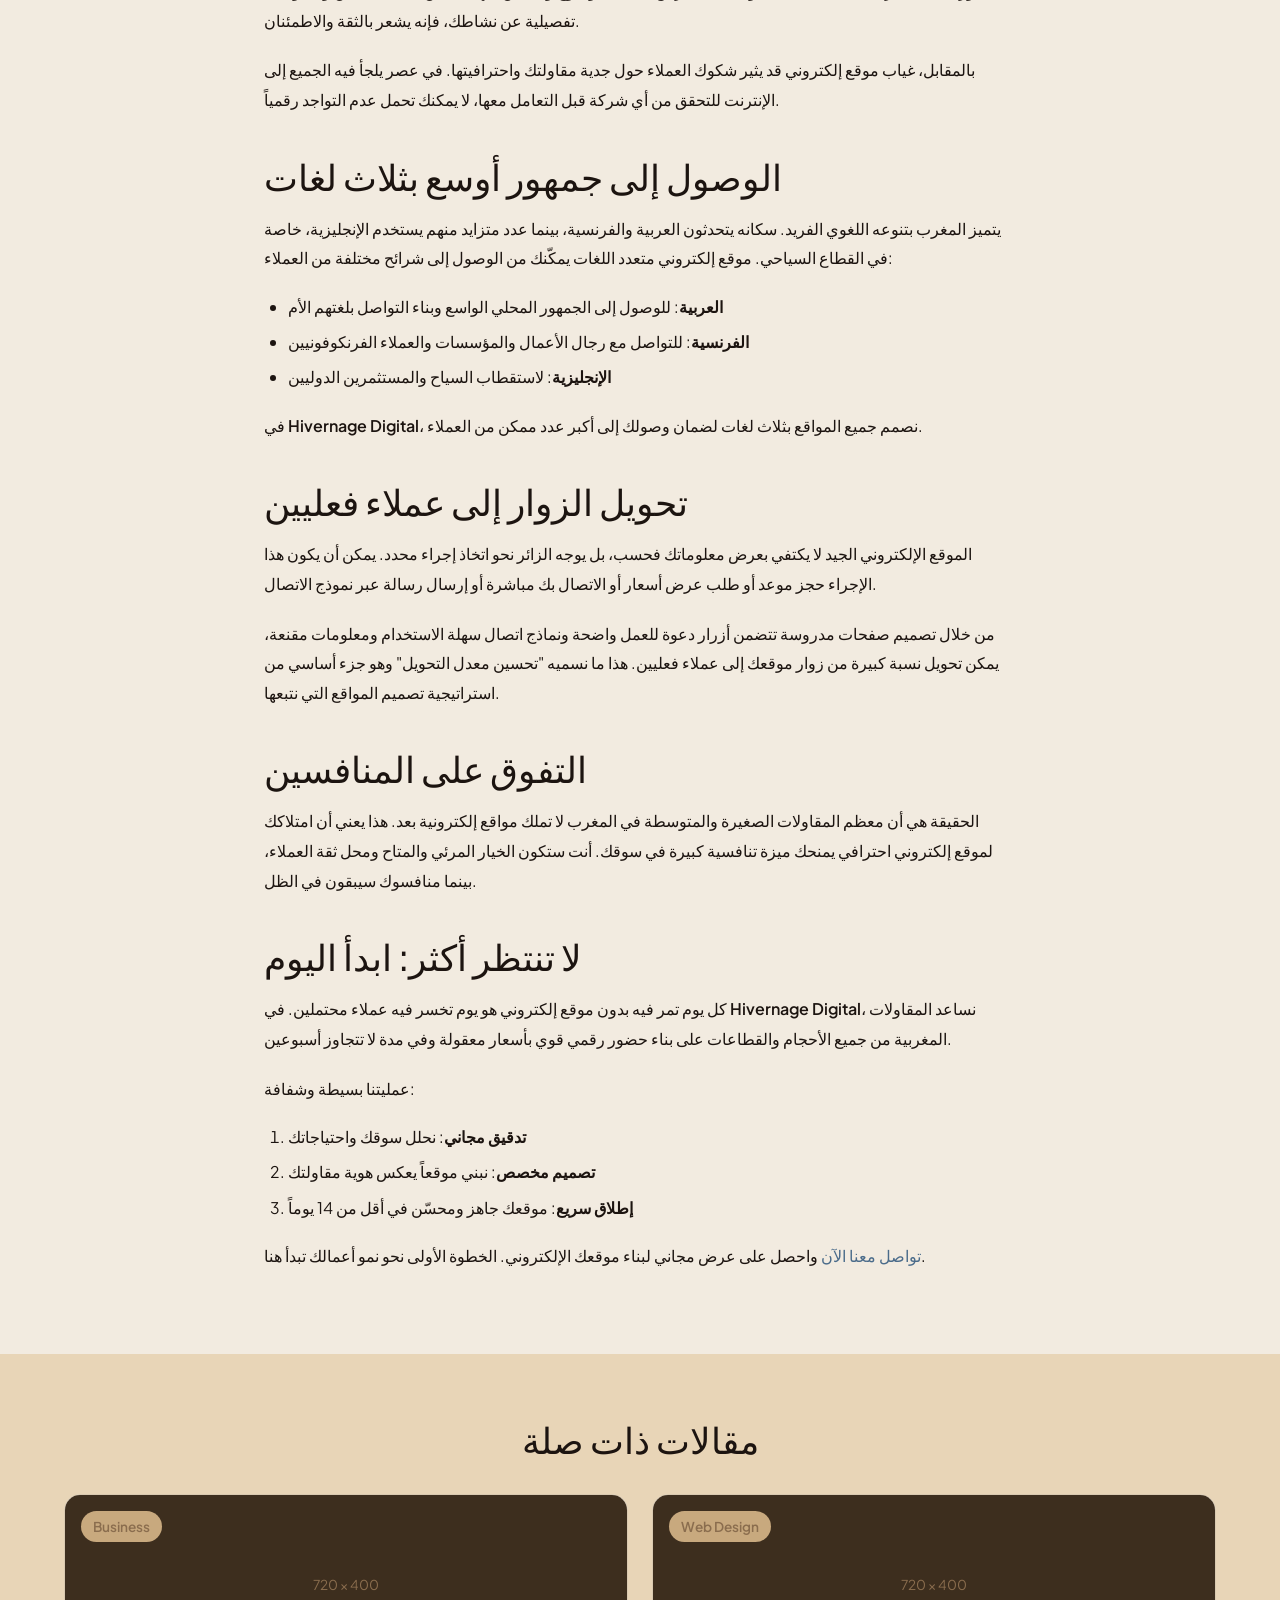
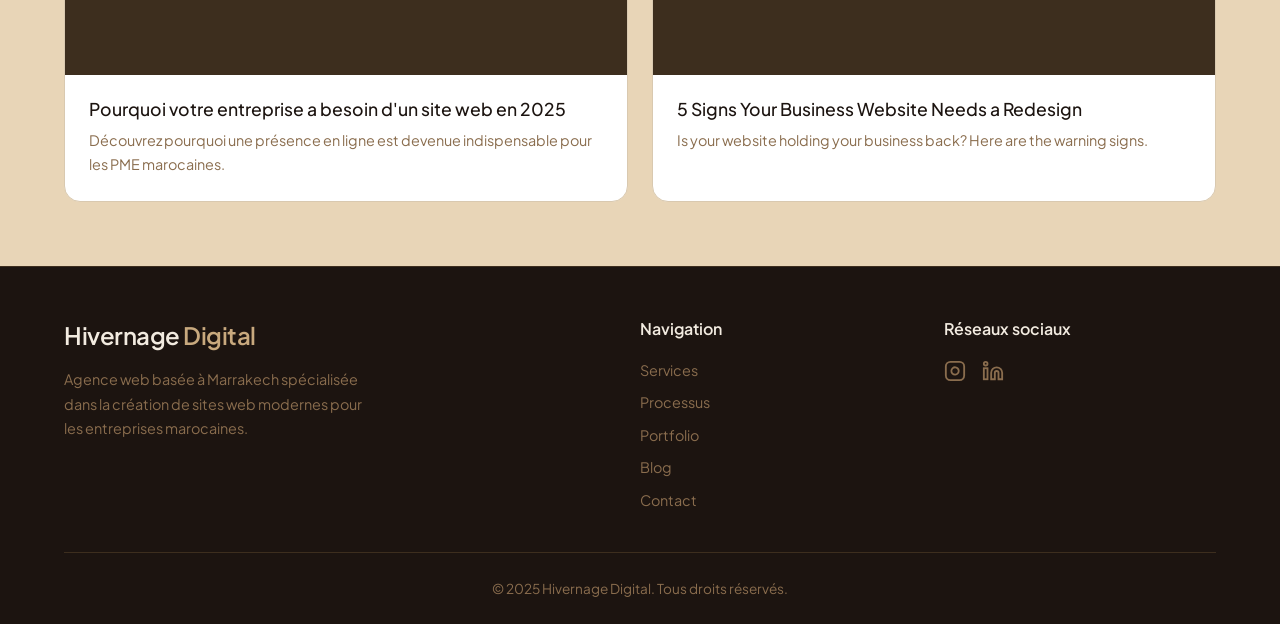
<file: posts/post-2.html>
<!DOCTYPE html>
<html lang="ar" dir="rtl">
<head>
  <meta charset="UTF-8">
  <meta name="viewport" content="width=device-width, initial-scale=1.0">
  <title>كيف يساعدك الموقع الإلكتروني على جذب المزيد من العملاء — Hivernage Digital</title>
  <meta name="description" content="تعرف على كيف يمكن لموقع إلكتروني احترافي أن يساعدك في استقطاب عملاء جدد وتنمية أعمالك في المغرب. دليل شامل من Hivernage Digital.">
  <link rel="canonical" href="https://hivernagedigital.ma/posts/post-2.html">

  <meta property="og:title" content="كيف يساعدك الموقع الإلكتروني على جذب المزيد من العملاء">
  <meta property="og:description" content="تعرف على كيف يمكن لموقع إلكتروني احترافي أن يساعدك في استقطاب عملاء جدد وتنمية أعمالك في المغرب.">
  <meta property="og:image" content="https://hivernagedigital.ma/images/og-post-2.jpg">
  <meta property="og:url" content="https://hivernagedigital.ma/posts/post-2.html">
  <meta property="og:type" content="article">

  <link rel="preconnect" href="https://fonts.googleapis.com">
  <link rel="preconnect" href="https://fonts.gstatic.com" crossorigin>
  <link href="https://fonts.googleapis.com/css2?family=Plus+Jakarta+Sans:wght@400;500;600&family=Noto+Sans+Arabic:wght@400;500;600&display=swap" rel="stylesheet">

  <link rel="stylesheet" href="../css/style.css">
  <link rel="stylesheet" href="../css/blog.css">

  <script type="application/ld+json">
  {
    "@context": "https://schema.org",
    "@type": "BlogPosting",
    "headline": "كيف يساعدك الموقع الإلكتروني على جذب المزيد من العملاء",
    "description": "تعرف على كيف يمكن لموقع إلكتروني احترافي أن يساعدك في استقطاب عملاء جدد وتنمية أعمالك في المغرب.",
    "author": { "@type": "Organization", "name": "Hivernage Digital" },
    "publisher": { "@type": "Organization", "name": "Hivernage Digital" },
    "datePublished": "2025-03-25",
    "dateModified": "2025-03-25",
    "mainEntityOfPage": "https://hivernagedigital.ma/posts/post-2.html",
    "image": "https://hivernagedigital.ma/images/post-2.jpg",
    "inLanguage": "ar"
  }
  </script>

  <style>
    body { font-family: 'Noto Sans Arabic', sans-serif; }
  </style>
</head>
<body>

  <div class="reading-progress"></div>
  <div class="nav-overlay" id="nav-overlay"></div>

  <nav class="navbar" id="navbar">
    <div class="container">
      <a href="../index.html" class="navbar__logo">Hivernage <span>Digital</span></a>
      <div class="navbar__links" id="nav-links">
        <a href="../index.html#services" data-i18n="navServices">خدماتنا</a>
        <a href="../index.html#process" data-i18n="navProcess">طريقة العمل</a>
        <a href="../index.html#portfolio" data-i18n="navPortfolio">أعمالنا</a>
        <a href="../blog.html" class="active" data-i18n="navBlog">المدونة</a>
        <a href="../index.html#contact" data-i18n="navContact">تواصل معنا</a>
        <div class="lang-switcher">
          <button data-lang="ar" class="active">AR</button>
          <button data-lang="fr">FR</button>
          <button data-lang="en">EN</button>
        </div>
      </div>
      <button class="navbar__hamburger" id="hamburger" aria-label="تبديل القائمة">
        <span></span><span></span><span></span>
      </button>
    </div>
  </nav>

  <section class="post-hero">
    <div class="container">
      <a href="../blog.html" class="back-to-blog">→ العودة إلى المدونة</a>
      <div class="post-hero__meta">
        <span class="post-hero__badge">Marketing</span>
        <span class="post-hero__date">25 مارس 2025</span>
        <span class="post-hero__author">بواسطة Hivernage Digital</span>
      </div>
      <h1>كيف يساعدك الموقع الإلكتروني على جذب المزيد من العملاء</h1>
      <div class="post-hero__image">
        <img src="../images/blog-hero-arabic.webp" alt="رائدة أعمال مغربية تعمل على حاسوبها في رياض" loading="lazy">
      </div>
    </div>
  </section>

  <article class="article-body">

    <p>في عالم الأعمال اليوم، لم يعد امتلاك موقع إلكتروني مجرد رفاهية بل أصبح ضرورة حتمية لكل مقاولة تطمح للنمو والتوسع. سواء كنت تدير مطعماً في مراكش أو عيادة طبية في الدار البيضاء أو محلاً تجارياً في فاس، فإن موقعك الإلكتروني يمكن أن يكون أداتك الأكثر فعالية لاستقطاب عملاء جدد وبناء علاقات تجارية مستدامة.</p>

    <h2>الموقع الإلكتروني: واجهتك المفتوحة على مدار الساعة</h2>

    <p>على عكس المحل التجاري الذي يغلق أبوابه في المساء، يبقى موقعك الإلكتروني متاحاً 24 ساعة في اليوم و7 أيام في الأسبوع. هذا يعني أن العملاء المحتملين يمكنهم التعرف على خدماتك ومنتجاتك في أي وقت يناسبهم، سواء كان ذلك في الصباح الباكر أو في منتصف الليل.</p>

    <p>تخيل أن عميلاً محتملاً يبحث عن خدمة تقدمها الساعة الحادية عشرة ليلاً. إذا كان لديك موقع إلكتروني احترافي يظهر في نتائج البحث، فإنك ستكون الخيار الأول بينما منافسوك الذين لا يملكون مواقع إلكترونية سيخسرون هذه الفرصة تماماً.</p>

    <h2>تحسين ظهورك في محركات البحث</h2>

    <p>يعتبر <strong>تحسين محركات البحث (SEO)</strong> من أهم الأدوات التي تمكنك من الوصول إلى عملاء جدد بشكل طبيعي ودون الحاجة إلى إنفاق مبالغ كبيرة على الإعلانات. عندما يبحث شخص ما في جوجل عن "أفضل مطعم في مراكش" أو "طبيب أسنان قرب مني"، فإن المواقع المحسّنة للسيو هي التي تظهر في أعلى النتائج.</p>

    <p>من خلال إنشاء محتوى عالي الجودة واستخدام الكلمات المفتاحية المناسبة وتحسين البنية التقنية لموقعك، يمكنك ضمان ظهور مقاولتك أمام آلاف العملاء المحتملين الذين يبحثون عن خدماتك كل يوم.</p>

    <h2>بناء الثقة والمصداقية</h2>

    <p>في السوق المغربي، تلعب الثقة دوراً محورياً في قرارات الشراء. الموقع الإلكتروني الاحترافي يمنح مقاولتك مصداقية فورية. عندما يرى العميل المحتمل موقعاً أنيقاً يعرض خدماتك بوضوح ويتضمن شهادات من عملاء سابقين ومعلومات تفصيلية عن نشاطك، فإنه يشعر بالثقة والاطمئنان.</p>

    <p>بالمقابل، غياب موقع إلكتروني قد يثير شكوك العملاء حول جدية مقاولتك واحترافيتها. في عصر يلجأ فيه الجميع إلى الإنترنت للتحقق من أي شركة قبل التعامل معها، لا يمكنك تحمل عدم التواجد رقمياً.</p>

    <h2>الوصول إلى جمهور أوسع بثلاث لغات</h2>

    <p>يتميز المغرب بتنوعه اللغوي الفريد. سكانه يتحدثون العربية والفرنسية، بينما عدد متزايد منهم يستخدم الإنجليزية، خاصة في القطاع السياحي. موقع إلكتروني متعدد اللغات يمكّنك من الوصول إلى شرائح مختلفة من العملاء:</p>

    <ul>
      <li><strong>العربية</strong>: للوصول إلى الجمهور المحلي الواسع وبناء التواصل بلغتهم الأم</li>
      <li><strong>الفرنسية</strong>: للتواصل مع رجال الأعمال والمؤسسات والعملاء الفرنكوفونيين</li>
      <li><strong>الإنجليزية</strong>: لاستقطاب السياح والمستثمرين الدوليين</li>
    </ul>

    <p>في <strong>Hivernage Digital</strong>، نصمم جميع المواقع بثلاث لغات لضمان وصولك إلى أكبر عدد ممكن من العملاء.</p>

    <h2>تحويل الزوار إلى عملاء فعليين</h2>

    <p>الموقع الإلكتروني الجيد لا يكتفي بعرض معلوماتك فحسب، بل يوجه الزائر نحو اتخاذ إجراء محدد. يمكن أن يكون هذا الإجراء حجز موعد أو طلب عرض أسعار أو الاتصال بك مباشرة أو إرسال رسالة عبر نموذج الاتصال.</p>

    <p>من خلال تصميم صفحات مدروسة تتضمن أزرار دعوة للعمل واضحة ونماذج اتصال سهلة الاستخدام ومعلومات مقنعة، يمكن تحويل نسبة كبيرة من زوار موقعك إلى عملاء فعليين. هذا ما نسميه "تحسين معدل التحويل" وهو جزء أساسي من استراتيجية تصميم المواقع التي نتبعها.</p>

    <h2>التفوق على المنافسين</h2>

    <p>الحقيقة هي أن معظم المقاولات الصغيرة والمتوسطة في المغرب لا تملك مواقع إلكترونية بعد. هذا يعني أن امتلاكك لموقع إلكتروني احترافي يمنحك ميزة تنافسية كبيرة في سوقك. أنت ستكون الخيار المرئي والمتاح ومحل ثقة العملاء، بينما منافسوك سيبقون في الظل.</p>

    <h2>لا تنتظر أكثر: ابدأ اليوم</h2>

    <p>كل يوم تمر فيه بدون موقع إلكتروني هو يوم تخسر فيه عملاء محتملين. في <strong>Hivernage Digital</strong>، نساعد المقاولات المغربية من جميع الأحجام والقطاعات على بناء حضور رقمي قوي بأسعار معقولة وفي مدة لا تتجاوز أسبوعين.</p>

    <p>عمليتنا بسيطة وشفافة:</p>

    <ol>
      <li><strong>تدقيق مجاني</strong>: نحلل سوقك واحتياجاتك</li>
      <li><strong>تصميم مخصص</strong>: نبني موقعاً يعكس هوية مقاولتك</li>
      <li><strong>إطلاق سريع</strong>: موقعك جاهز ومحسّن في أقل من 14 يوماً</li>
    </ol>

    <p><a href="../index.html#contact">تواصل معنا الآن</a> واحصل على عرض مجاني لبناء موقعك الإلكتروني. الخطوة الأولى نحو نمو أعمالك تبدأ هنا.</p>

  </article>

  <!-- RELATED POSTS -->
  <section class="related-posts">
    <div class="container">
      <h2>مقالات ذات صلة</h2>
      <div class="blog-grid">
        <a href="post-1.html" class="blog-card">
          <div class="blog-card__image">
            <span class="blog-card__badge">Business</span>
            <span>720 × 400</span>
          </div>
          <div class="blog-card__body">
            <h3>Pourquoi votre entreprise a besoin d'un site web en 2025</h3>
            <p>Découvrez pourquoi une présence en ligne est devenue indispensable pour les PME marocaines.</p>
          </div>
        </a>
        <a href="post-3.html" class="blog-card">
          <div class="blog-card__image">
            <span class="blog-card__badge">Web Design</span>
            <span>720 × 400</span>
          </div>
          <div class="blog-card__body">
            <h3>5 Signs Your Business Website Needs a Redesign</h3>
            <p>Is your website holding your business back? Here are the warning signs.</p>
          </div>
        </a>
      </div>
    </div>
  </section>

  <footer class="footer">
    <div class="container">
      <div class="footer__grid">
        <div class="footer__brand">
          <a href="../index.html" class="navbar__logo">Hivernage <span>Digital</span></a>
          <p data-i18n="footerDesc">وكالة ويب مقرها مراكش متخصصة في إنشاء مواقع إلكترونية حديثة للشركات المغربية.</p>
        </div>
        <div class="footer__nav">
          <h4 data-i18n="footerNav">التنقل</h4>
          <a href="../index.html#services" data-i18n="navServices">خدماتنا</a>
          <a href="../index.html#process" data-i18n="navProcess">طريقة العمل</a>
          <a href="../index.html#portfolio" data-i18n="navPortfolio">أعمالنا</a>
          <a href="../blog.html" data-i18n="navBlog">المدونة</a>
          <a href="../index.html#contact" data-i18n="navContact">تواصل معنا</a>
        </div>
        <div class="footer__social">
          <h4 data-i18n="footerSocial">وسائل التواصل</h4>
          <div class="footer__social-icons">
            <a href="https://instagram.com/hivernagedigital" target="_blank" rel="noopener noreferrer" aria-label="Instagram">
              <svg width="22" height="22" viewBox="0 0 24 24" fill="none" stroke="currentColor" stroke-width="2"><rect x="2" y="2" width="20" height="20" rx="5"/><path d="M16 11.37A4 4 0 1112.63 8 4 4 0 0116 11.37z"/><line x1="17.5" y1="6.5" x2="17.51" y2="6.5"/></svg>
            </a>
            <a href="https://linkedin.com/company/hivernagedigital" target="_blank" rel="noopener noreferrer" aria-label="LinkedIn">
              <svg width="22" height="22" viewBox="0 0 24 24" fill="none" stroke="currentColor" stroke-width="2"><path d="M16 8a6 6 0 016 6v7h-4v-7a2 2 0 00-2-2 2 2 0 00-2 2v7h-4v-7a6 6 0 016-6z"/><rect x="2" y="9" width="4" height="12"/><circle cx="4" cy="4" r="2"/></svg>
            </a>
          </div>
        </div>
      </div>
      <div class="footer__bottom">
        <p data-i18n="footerCopyright">© 2025 Hivernage Digital. جميع الحقوق محفوظة.</p>
      </div>
    </div>
  </footer>

  <script src="../js/script.js"></script>
</body>
</html>
</file>
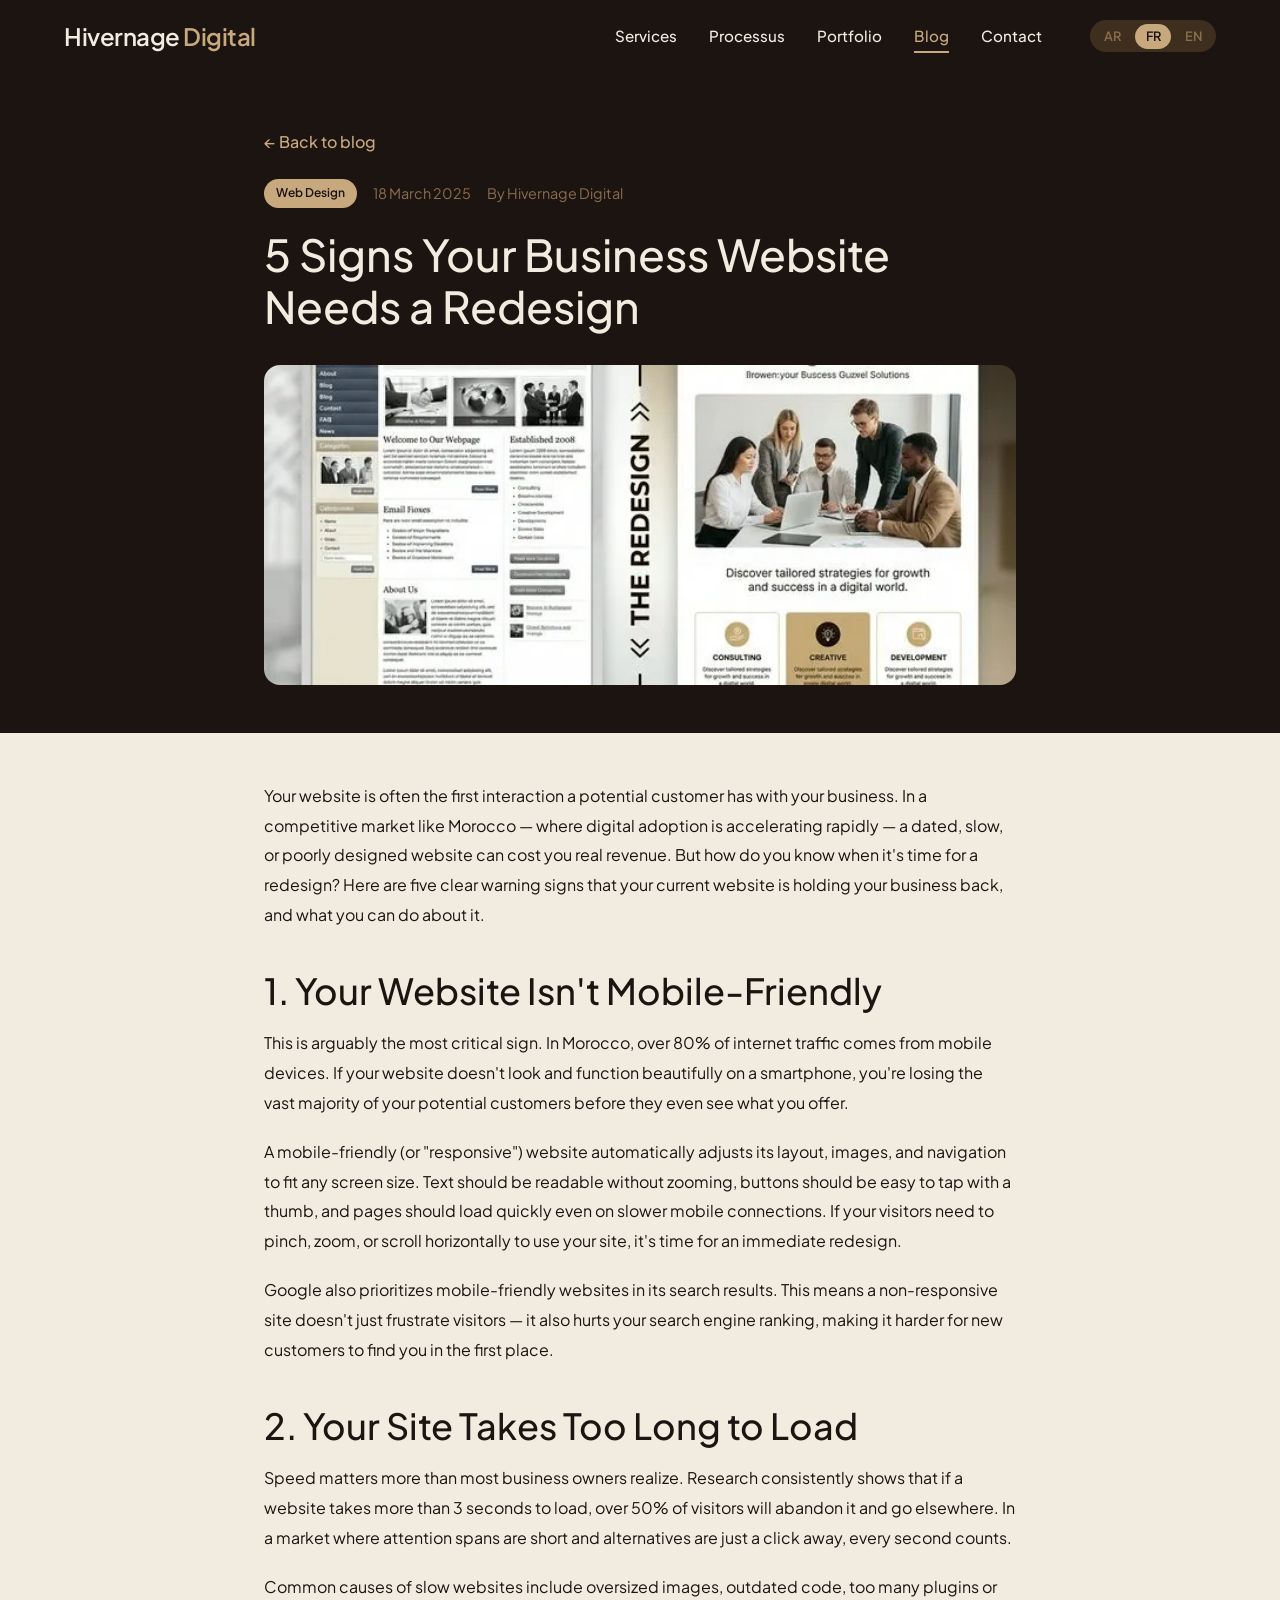
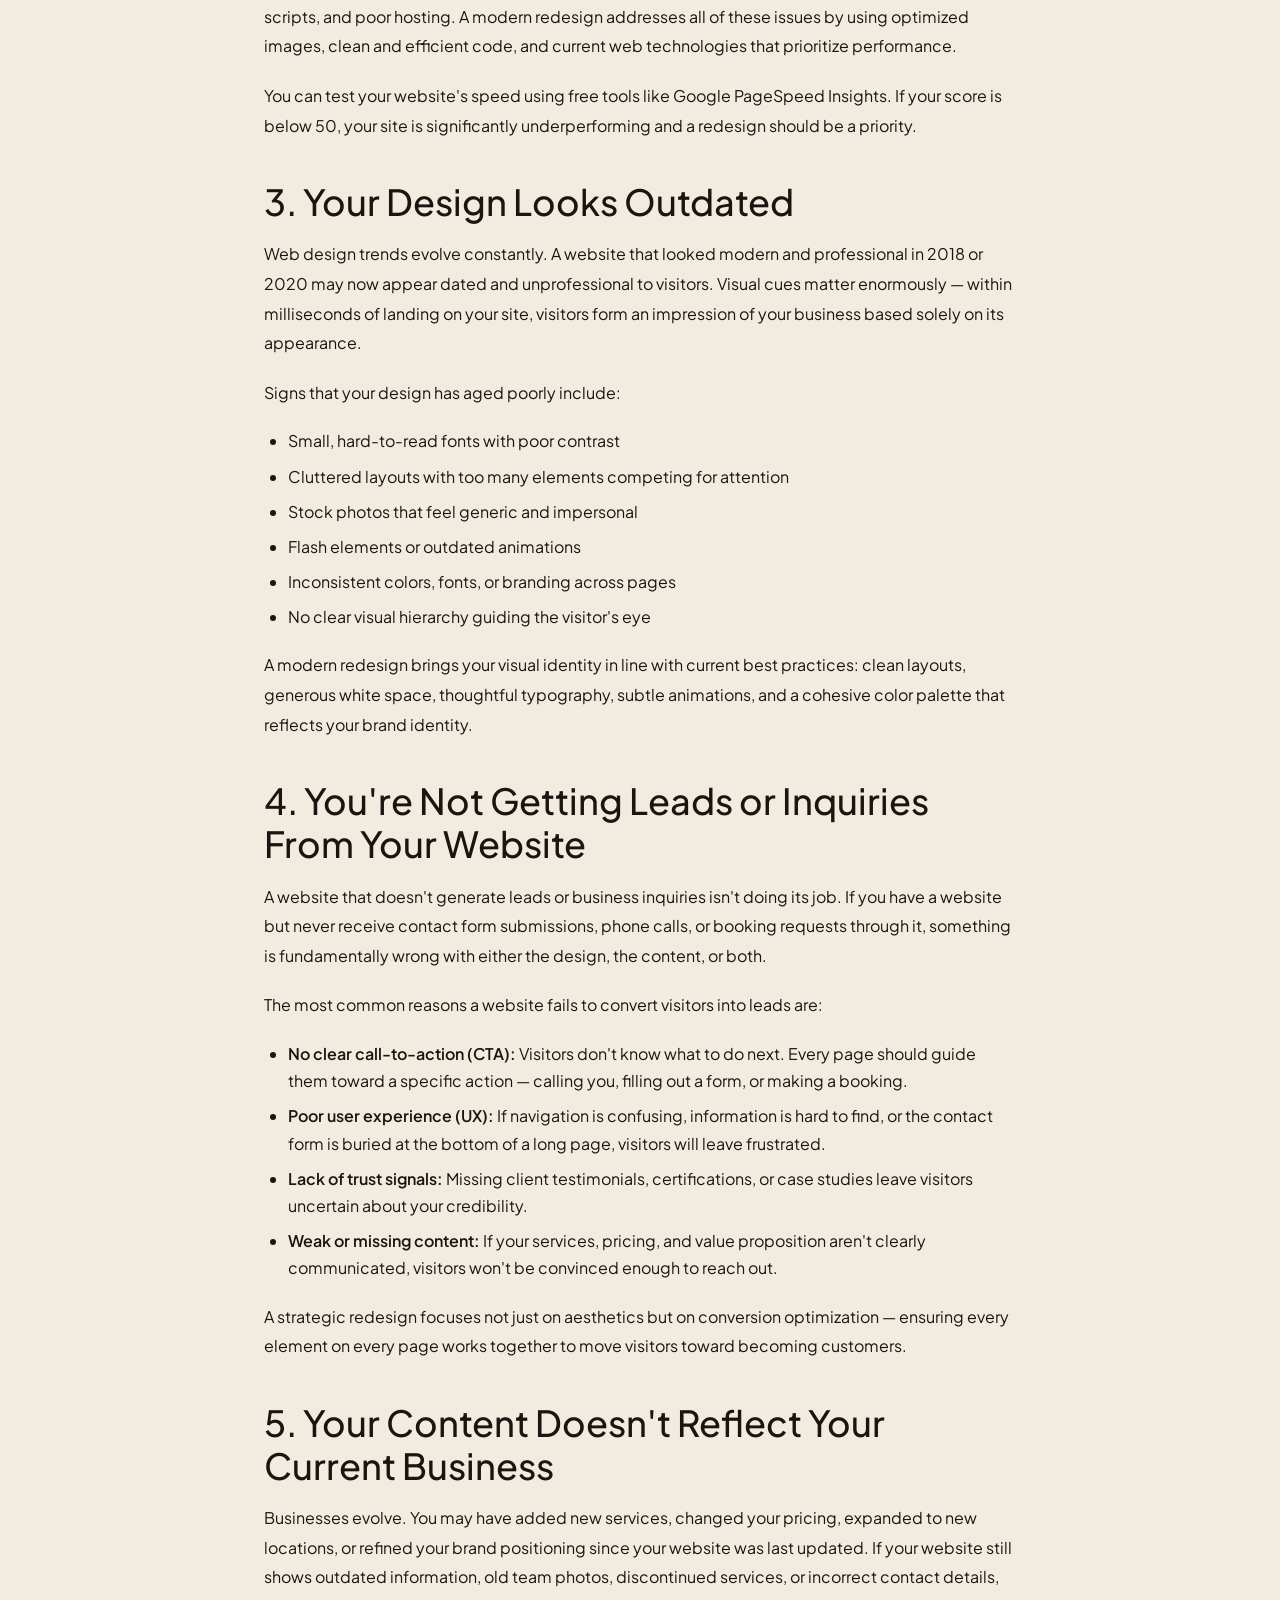
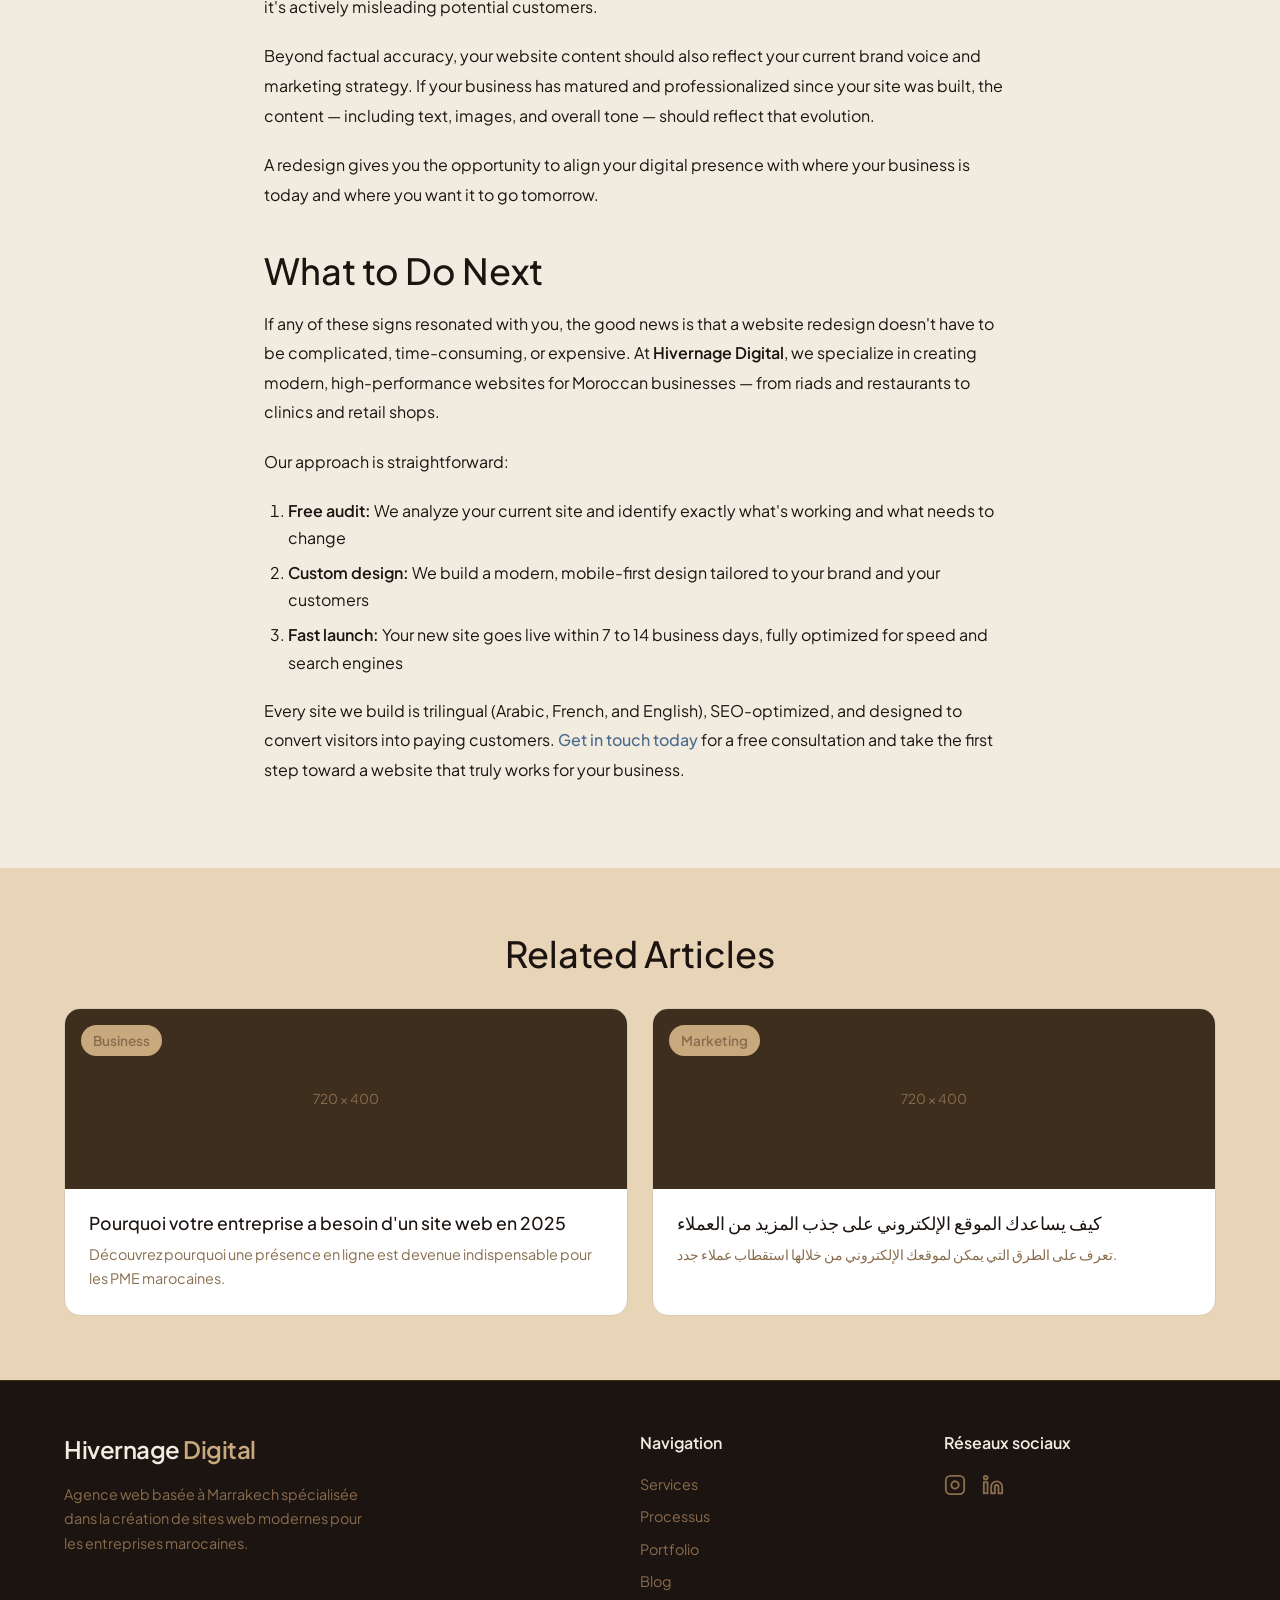
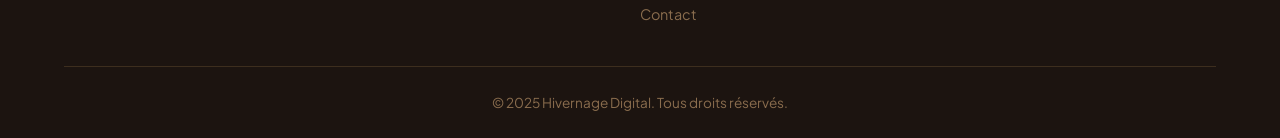
<file: posts/post-3.html>
<!DOCTYPE html>
<html lang="en" dir="ltr">
<head>
  <meta charset="UTF-8">
  <meta name="viewport" content="width=device-width, initial-scale=1.0">
  <title>5 Signs Your Business Website Needs a Redesign — Hivernage Digital</title>
  <meta name="description" content="Is your website outdated? Discover the 5 warning signs that it's time for a modern redesign and how a refresh can boost your business growth.">
  <link rel="canonical" href="https://hivernagedigital.ma/posts/post-3.html">

  <meta property="og:title" content="5 Signs Your Business Website Needs a Redesign">
  <meta property="og:description" content="Is your website outdated? Discover the 5 warning signs that it's time for a modern redesign.">
  <meta property="og:image" content="https://hivernagedigital.ma/images/og-post-3.jpg">
  <meta property="og:url" content="https://hivernagedigital.ma/posts/post-3.html">
  <meta property="og:type" content="article">

  <link rel="preconnect" href="https://fonts.googleapis.com">
  <link rel="preconnect" href="https://fonts.gstatic.com" crossorigin>
  <link href="https://fonts.googleapis.com/css2?family=Plus+Jakarta+Sans:wght@400;500;600&family=Noto+Sans+Arabic:wght@400;500;600&display=swap" rel="stylesheet">

  <link rel="stylesheet" href="../css/style.css">
  <link rel="stylesheet" href="../css/blog.css">

  <script type="application/ld+json">
  {
    "@context": "https://schema.org",
    "@type": "BlogPosting",
    "headline": "5 Signs Your Business Website Needs a Redesign",
    "description": "Is your website outdated? Discover the 5 warning signs that it's time for a modern redesign.",
    "author": { "@type": "Organization", "name": "Hivernage Digital" },
    "publisher": { "@type": "Organization", "name": "Hivernage Digital" },
    "datePublished": "2025-03-18",
    "dateModified": "2025-03-18",
    "mainEntityOfPage": "https://hivernagedigital.ma/posts/post-3.html",
    "image": "https://hivernagedigital.ma/images/post-3.jpg",
    "inLanguage": "en"
  }
  </script>
</head>
<body>

  <div class="reading-progress"></div>
  <div class="nav-overlay" id="nav-overlay"></div>

  <nav class="navbar" id="navbar">
    <div class="container">
      <a href="../index.html" class="navbar__logo">Hivernage <span>Digital</span></a>
      <div class="navbar__links" id="nav-links">
        <a href="../index.html#services" data-i18n="navServices">Services</a>
        <a href="../index.html#process" data-i18n="navProcess">Process</a>
        <a href="../index.html#portfolio" data-i18n="navPortfolio">Portfolio</a>
        <a href="../blog.html" class="active" data-i18n="navBlog">Blog</a>
        <a href="../index.html#contact" data-i18n="navContact">Contact</a>
        <div class="lang-switcher">
          <button data-lang="ar">AR</button>
          <button data-lang="fr">FR</button>
          <button data-lang="en" class="active">EN</button>
        </div>
      </div>
      <button class="navbar__hamburger" id="hamburger" aria-label="Toggle menu">
        <span></span><span></span><span></span>
      </button>
    </div>
  </nav>

  <section class="post-hero">
    <div class="container">
      <a href="../blog.html" class="back-to-blog">← Back to blog</a>
      <div class="post-hero__meta">
        <span class="post-hero__badge">Web Design</span>
        <span class="post-hero__date">18 March 2025</span>
        <span class="post-hero__author">By Hivernage Digital</span>
      </div>
      <h1>5 Signs Your Business Website Needs a Redesign</h1>
      <div class="post-hero__image">
        <img src="../images/blog-hero-english.webp" alt="Before and after website redesign comparison" loading="lazy">
      </div>
    </div>
  </section>

  <article class="article-body">

    <p>Your website is often the first interaction a potential customer has with your business. In a competitive market like Morocco — where digital adoption is accelerating rapidly — a dated, slow, or poorly designed website can cost you real revenue. But how do you know when it's time for a redesign? Here are five clear warning signs that your current website is holding your business back, and what you can do about it.</p>

    <h2>1. Your Website Isn't Mobile-Friendly</h2>

    <p>This is arguably the most critical sign. In Morocco, over 80% of internet traffic comes from mobile devices. If your website doesn't look and function beautifully on a smartphone, you're losing the vast majority of your potential customers before they even see what you offer.</p>

    <p>A mobile-friendly (or "responsive") website automatically adjusts its layout, images, and navigation to fit any screen size. Text should be readable without zooming, buttons should be easy to tap with a thumb, and pages should load quickly even on slower mobile connections. If your visitors need to pinch, zoom, or scroll horizontally to use your site, it's time for an immediate redesign.</p>

    <p>Google also prioritizes mobile-friendly websites in its search results. This means a non-responsive site doesn't just frustrate visitors — it also hurts your search engine ranking, making it harder for new customers to find you in the first place.</p>

    <h2>2. Your Site Takes Too Long to Load</h2>

    <p>Speed matters more than most business owners realize. Research consistently shows that if a website takes more than 3 seconds to load, over 50% of visitors will abandon it and go elsewhere. In a market where attention spans are short and alternatives are just a click away, every second counts.</p>

    <p>Common causes of slow websites include oversized images, outdated code, too many plugins or scripts, and poor hosting. A modern redesign addresses all of these issues by using optimized images, clean and efficient code, and current web technologies that prioritize performance.</p>

    <p>You can test your website's speed using free tools like Google PageSpeed Insights. If your score is below 50, your site is significantly underperforming and a redesign should be a priority.</p>

    <h2>3. Your Design Looks Outdated</h2>

    <p>Web design trends evolve constantly. A website that looked modern and professional in 2018 or 2020 may now appear dated and unprofessional to visitors. Visual cues matter enormously — within milliseconds of landing on your site, visitors form an impression of your business based solely on its appearance.</p>

    <p>Signs that your design has aged poorly include:</p>

    <ul>
      <li>Small, hard-to-read fonts with poor contrast</li>
      <li>Cluttered layouts with too many elements competing for attention</li>
      <li>Stock photos that feel generic and impersonal</li>
      <li>Flash elements or outdated animations</li>
      <li>Inconsistent colors, fonts, or branding across pages</li>
      <li>No clear visual hierarchy guiding the visitor's eye</li>
    </ul>

    <p>A modern redesign brings your visual identity in line with current best practices: clean layouts, generous white space, thoughtful typography, subtle animations, and a cohesive color palette that reflects your brand identity.</p>

    <h2>4. You're Not Getting Leads or Inquiries From Your Website</h2>

    <p>A website that doesn't generate leads or business inquiries isn't doing its job. If you have a website but never receive contact form submissions, phone calls, or booking requests through it, something is fundamentally wrong with either the design, the content, or both.</p>

    <p>The most common reasons a website fails to convert visitors into leads are:</p>

    <ul>
      <li><strong>No clear call-to-action (CTA):</strong> Visitors don't know what to do next. Every page should guide them toward a specific action — calling you, filling out a form, or making a booking.</li>
      <li><strong>Poor user experience (UX):</strong> If navigation is confusing, information is hard to find, or the contact form is buried at the bottom of a long page, visitors will leave frustrated.</li>
      <li><strong>Lack of trust signals:</strong> Missing client testimonials, certifications, or case studies leave visitors uncertain about your credibility.</li>
      <li><strong>Weak or missing content:</strong> If your services, pricing, and value proposition aren't clearly communicated, visitors won't be convinced enough to reach out.</li>
    </ul>

    <p>A strategic redesign focuses not just on aesthetics but on conversion optimization — ensuring every element on every page works together to move visitors toward becoming customers.</p>

    <h2>5. Your Content Doesn't Reflect Your Current Business</h2>

    <p>Businesses evolve. You may have added new services, changed your pricing, expanded to new locations, or refined your brand positioning since your website was last updated. If your website still shows outdated information, old team photos, discontinued services, or incorrect contact details, it's actively misleading potential customers.</p>

    <p>Beyond factual accuracy, your website content should also reflect your current brand voice and marketing strategy. If your business has matured and professionalized since your site was built, the content — including text, images, and overall tone — should reflect that evolution.</p>

    <p>A redesign gives you the opportunity to align your digital presence with where your business is today and where you want it to go tomorrow.</p>

    <h2>What to Do Next</h2>

    <p>If any of these signs resonated with you, the good news is that a website redesign doesn't have to be complicated, time-consuming, or expensive. At <strong>Hivernage Digital</strong>, we specialize in creating modern, high-performance websites for Moroccan businesses — from riads and restaurants to clinics and retail shops.</p>

    <p>Our approach is straightforward:</p>

    <ol>
      <li><strong>Free audit:</strong> We analyze your current site and identify exactly what's working and what needs to change</li>
      <li><strong>Custom design:</strong> We build a modern, mobile-first design tailored to your brand and your customers</li>
      <li><strong>Fast launch:</strong> Your new site goes live within 7 to 14 business days, fully optimized for speed and search engines</li>
    </ol>

    <p>Every site we build is trilingual (Arabic, French, and English), SEO-optimized, and designed to convert visitors into paying customers. <a href="../index.html#contact">Get in touch today</a> for a free consultation and take the first step toward a website that truly works for your business.</p>

  </article>

  <!-- RELATED POSTS -->
  <section class="related-posts">
    <div class="container">
      <h2>Related Articles</h2>
      <div class="blog-grid">
        <a href="post-1.html" class="blog-card">
          <div class="blog-card__image">
            <span class="blog-card__badge">Business</span>
            <span>720 × 400</span>
          </div>
          <div class="blog-card__body">
            <h3>Pourquoi votre entreprise a besoin d'un site web en 2025</h3>
            <p>Découvrez pourquoi une présence en ligne est devenue indispensable pour les PME marocaines.</p>
          </div>
        </a>
        <a href="post-2.html" class="blog-card">
          <div class="blog-card__image">
            <span class="blog-card__badge">Marketing</span>
            <span>720 × 400</span>
          </div>
          <div class="blog-card__body">
            <h3>كيف يساعدك الموقع الإلكتروني على جذب المزيد من العملاء</h3>
            <p>تعرف على الطرق التي يمكن لموقعك الإلكتروني من خلالها استقطاب عملاء جدد.</p>
          </div>
        </a>
      </div>
    </div>
  </section>

  <footer class="footer">
    <div class="container">
      <div class="footer__grid">
        <div class="footer__brand">
          <a href="../index.html" class="navbar__logo">Hivernage <span>Digital</span></a>
          <p data-i18n="footerDesc">Web agency based in Marrakech specializing in creating modern websites for Moroccan businesses.</p>
        </div>
        <div class="footer__nav">
          <h4 data-i18n="footerNav">Navigation</h4>
          <a href="../index.html#services" data-i18n="navServices">Services</a>
          <a href="../index.html#process" data-i18n="navProcess">Process</a>
          <a href="../index.html#portfolio" data-i18n="navPortfolio">Portfolio</a>
          <a href="../blog.html" data-i18n="navBlog">Blog</a>
          <a href="../index.html#contact" data-i18n="navContact">Contact</a>
        </div>
        <div class="footer__social">
          <h4 data-i18n="footerSocial">Social media</h4>
          <div class="footer__social-icons">
            <a href="https://instagram.com/hivernagedigital" target="_blank" rel="noopener noreferrer" aria-label="Instagram">
              <svg width="22" height="22" viewBox="0 0 24 24" fill="none" stroke="currentColor" stroke-width="2"><rect x="2" y="2" width="20" height="20" rx="5"/><path d="M16 11.37A4 4 0 1112.63 8 4 4 0 0116 11.37z"/><line x1="17.5" y1="6.5" x2="17.51" y2="6.5"/></svg>
            </a>
            <a href="https://linkedin.com/company/hivernagedigital" target="_blank" rel="noopener noreferrer" aria-label="LinkedIn">
              <svg width="22" height="22" viewBox="0 0 24 24" fill="none" stroke="currentColor" stroke-width="2"><path d="M16 8a6 6 0 016 6v7h-4v-7a2 2 0 00-2-2 2 2 0 00-2 2v7h-4v-7a6 6 0 016-6z"/><rect x="2" y="9" width="4" height="12"/><circle cx="4" cy="4" r="2"/></svg>
            </a>
          </div>
        </div>
      </div>
      <div class="footer__bottom">
        <p data-i18n="footerCopyright">© 2025 Hivernage Digital. All rights reserved.</p>
      </div>
    </div>
  </footer>

  <script src="../js/script.js"></script>
</body>
</html>
</file>
<file: css/style.css>
/* ============================================
   HIVERNAGE DIGITAL — Design System
   ============================================ */

/* --- Google Fonts loaded via HTML <link> for performance --- */

/* --- CSS Variables --- */
:root {
  --color-dark-earth: #1C1410;
  --color-deep-terracotta: #3D2E1E;
  --color-warm-umber: #8A6D4E;
  --color-agafay-sand: #C8A97E;
  --color-pale-dune: #E8D5B7;
  --color-riad-ivory: #F2EBE0;
  --color-jemaa-red: #8B2C2C;
  --color-palmeraie-green: #2C5F4A;
  --color-atlas-sky: #4A6B8A;

  --font-primary: 'Plus Jakarta Sans', sans-serif;
  --font-arabic: 'Noto Sans Arabic', sans-serif;

  --transition: 0.3s ease;
  --shadow-sm: 0 2px 8px rgba(28,20,16,0.12);
  --shadow-md: 0 4px 20px rgba(28,20,16,0.18);
  --shadow-lg: 0 8px 32px rgba(28,20,16,0.25);
  --border-light: 1px solid #D9C9B0;
  --border-dark: 1px solid var(--color-deep-terracotta);
  --radius: 8px;
  --radius-lg: 16px;
  --radius-pill: 20px;
}

/* --- Reset & Base --- */
*, *::before, *::after {
  margin: 0;
  padding: 0;
  box-sizing: border-box;
}

html {
  scroll-behavior: smooth;
  font-size: 16px;
}

body {
  font-family: var(--font-primary);
  line-height: 1.7;
  color: var(--color-dark-earth);
  background: var(--color-riad-ivory);
  overflow-x: hidden;
}

[dir="rtl"] body {
  font-family: var(--font-arabic);
}

a {
  text-decoration: none;
  color: inherit;
  transition: color var(--transition);
}

ul { list-style: none; }

img {
  max-width: 100%;
  height: auto;
  display: block;
}

/* --- Typography --- */
h1, h2, h3 {
  font-weight: 500;
  line-height: 1.2;
}
h1 { font-size: clamp(2rem, 5vw, 3.5rem); }
h2 { font-size: clamp(1.5rem, 3vw, 2.25rem); }
h3 { font-size: 1.375rem; }

.section-title {
  text-align: center;
  margin-bottom: 3rem;
}
.section-title h2 {
  margin-bottom: 0.5rem;
}

/* --- Container --- */
.container {
  width: 100%;
  max-width: 1200px;
  margin: 0 auto;
  padding: 0 1.5rem;
}

/* --- Buttons --- */
.btn-primary {
  display: inline-block;
  padding: 0.875rem 2rem;
  background: var(--color-agafay-sand);
  color: var(--color-dark-earth);
  font-weight: 600;
  font-size: 1rem;
  border: none;
  border-radius: var(--radius);
  cursor: pointer;
  transition: all var(--transition);
  font-family: inherit;
}
.btn-primary:hover {
  background: var(--color-warm-umber);
  color: var(--color-riad-ivory);
  transform: translateY(-2px);
  box-shadow: var(--shadow-md);
}

.btn-outline {
  display: inline-block;
  padding: 0.875rem 2rem;
  background: transparent;
  color: var(--color-agafay-sand);
  font-weight: 600;
  font-size: 1rem;
  border: 2px solid var(--color-agafay-sand);
  border-radius: var(--radius);
  cursor: pointer;
  transition: all var(--transition);
  font-family: inherit;
}
.btn-outline:hover {
  background: var(--color-agafay-sand);
  color: var(--color-dark-earth);
  transform: translateY(-2px);
}

/* ============================================
   NAVBAR
   ============================================ */
.navbar {
  position: fixed;
  top: 0;
  left: 0;
  right: 0;
  z-index: 1000;
  background: var(--color-dark-earth);
  padding: 1rem 0;
  transition: box-shadow var(--transition), padding var(--transition);
}
.navbar.scrolled {
  box-shadow: var(--shadow-lg);
  padding: 0.6rem 0;
}
.navbar .container {
  display: flex;
  align-items: center;
  justify-content: space-between;
}
.navbar__logo {
  font-size: 1.5rem;
  font-weight: 600;
  color: var(--color-riad-ivory);
  letter-spacing: -0.5px;
}
.navbar__logo span {
  color: var(--color-agafay-sand);
}
.navbar__links {
  display: flex;
  align-items: center;
  gap: 2rem;
}
.navbar__links a {
  color: var(--color-riad-ivory);
  font-size: 0.95rem;
  font-weight: 500;
  position: relative;
  padding: 0.25rem 0;
}
.navbar__links a::after {
  content: '';
  position: absolute;
  bottom: 0;
  left: 0;
  width: 0;
  height: 2px;
  background: var(--color-agafay-sand);
  transition: width var(--transition);
}
.navbar__links a:hover,
.navbar__links a.active {
  color: var(--color-agafay-sand);
}
.navbar__links a:hover::after,
.navbar__links a.active::after {
  width: 100%;
}

/* Language Switcher */
.lang-switcher {
  display: flex;
  gap: 0.25rem;
  margin-left: 1rem;
  background: var(--color-deep-terracotta);
  border-radius: var(--radius-pill);
  padding: 0.2rem;
}
[dir="rtl"] .lang-switcher {
  margin-left: 0;
  margin-right: 1rem;
}
.lang-switcher button {
  background: transparent;
  color: var(--color-warm-umber);
  border: none;
  padding: 0.3rem 0.65rem;
  font-size: 0.8rem;
  font-weight: 600;
  border-radius: var(--radius-pill);
  cursor: pointer;
  transition: all var(--transition);
  font-family: inherit;
}
.lang-switcher button.active,
.lang-switcher button:hover {
  background: var(--color-agafay-sand);
  color: var(--color-dark-earth);
}

/* Hamburger */
.navbar__hamburger {
  display: none;
  flex-direction: column;
  gap: 5px;
  cursor: pointer;
  background: none;
  border: none;
  padding: 0.5rem;
}
.navbar__hamburger span {
  display: block;
  width: 24px;
  height: 2px;
  background: var(--color-riad-ivory);
  transition: all var(--transition);
  border-radius: 2px;
}
.navbar__hamburger.open span:nth-child(1) {
  transform: translateY(7px) rotate(45deg);
}
.navbar__hamburger.open span:nth-child(2) {
  opacity: 0;
}
.navbar__hamburger.open span:nth-child(3) {
  transform: translateY(-7px) rotate(-45deg);
}

/* ============================================
   HERO
   ============================================ */
.hero {
  min-height: 100vh;
  display: flex;
  align-items: center;
  justify-content: center;
  text-align: center;
  background: linear-gradient(135deg, #1C1410 0%, #3D2E1E 40%, #2a1f17 60%, #1C1410 100%);
  background-size: 300% 300%;
  animation: heroGradient 12s ease infinite;
  position: relative;
  overflow: hidden;
  padding: 8rem 1.5rem 4rem;
}
@keyframes heroGradient {
  0% { background-position: 0% 50%; }
  50% { background-position: 100% 50%; }
  100% { background-position: 0% 50%; }
}
/* Subtle decorative glow */
.hero::before {
  content: '';
  position: absolute;
  top: 50%;
  left: 50%;
  transform: translate(-50%, -50%);
  width: 600px;
  height: 600px;
  background: radial-gradient(circle, rgba(200,169,126,0.08) 0%, transparent 70%);
  pointer-events: none;
}
.portfolio-card__image img {
  width: 100%;
  height: 100%;
  object-fit: cover;
  position: absolute;
  top: 0;
  left: 0;
}
.portfolio-card__image {
  position: relative;
}
.blog-card__image img {
  width: 100%;
  height: 100%;
  object-fit: cover;
  position: absolute;
  top: 0;
  left: 0;
}
.blog-card__image {
  position: relative;
}
.hero__content {
  position: relative;
  z-index: 1;
  max-width: 700px;
}
.hero h1 {
  color: var(--color-riad-ivory);
  margin-bottom: 1.25rem;
}
.hero__subtitle {
  color: var(--color-warm-umber);
  font-size: 1.15rem;
  margin-bottom: 2.5rem;
  line-height: 1.8;
}
.hero .btn-primary {
  font-size: 1.05rem;
  padding: 1rem 2.5rem;
}

/* ============================================
   SECTIONS — COMMON
   ============================================ */
section {
  padding: 5rem 0;
}

/* Dark sections */
.section-dark {
  background: var(--color-dark-earth);
  color: var(--color-riad-ivory);
}
.section-dark h2,
.section-dark h3 {
  color: var(--color-riad-ivory);
}
.section-dark p {
  color: var(--color-pale-dune);
}

/* Light sections */
.section-light {
  background: var(--color-riad-ivory);
  color: var(--color-dark-earth);
}
.section-alt {
  background: var(--color-pale-dune);
  color: var(--color-dark-earth);
}
.section-light h2,
.section-light h3,
.section-alt h2,
.section-alt h3 {
  color: var(--color-dark-earth);
}
.section-blog-home {
  background: var(--color-deep-terracotta);
}
.section-blog-home h2,
.section-blog-home h3 {
  color: var(--color-riad-ivory);
}
.section-blog-home p {
  color: var(--color-pale-dune);
}

/* ============================================
   SERVICES
   ============================================ */
.services-grid {
  display: grid;
  grid-template-columns: repeat(auto-fit, minmax(260px, 1fr));
  gap: 1.5rem;
}
.service-card {
  background: var(--color-dark-earth);
  border: var(--border-dark);
  border-radius: var(--radius-lg);
  padding: 2rem;
  transition: transform var(--transition), box-shadow var(--transition);
}
.service-card:hover {
  transform: translateY(-4px);
  box-shadow: var(--shadow-md);
}
.service-card__icon {
  width: 48px;
  height: 48px;
  background: var(--color-deep-terracotta);
  border-radius: var(--radius);
  display: flex;
  align-items: center;
  justify-content: center;
  margin-bottom: 1.25rem;
  font-size: 1.5rem;
}
.service-card h3 {
  color: var(--color-riad-ivory);
  margin-bottom: 0.75rem;
}
.service-card p {
  color: var(--color-warm-umber);
  font-size: 0.95rem;
}

/* ============================================
   PROCESS / HOW IT WORKS
   ============================================ */
.process-steps {
  display: grid;
  grid-template-columns: repeat(auto-fit, minmax(240px, 1fr));
  gap: 2rem;
  position: relative;
}
.process-step {
  text-align: center;
  padding: 2rem 1.5rem;
  position: relative;
}
.process-step__number {
  width: 56px;
  height: 56px;
  border-radius: 50%;
  background: var(--color-agafay-sand);
  color: var(--color-dark-earth);
  display: flex;
  align-items: center;
  justify-content: center;
  font-size: 1.25rem;
  font-weight: 600;
  margin: 0 auto 1.25rem;
}
.process-step h3 {
  margin-bottom: 0.75rem;
}
.process-step p {
  color: var(--color-warm-umber);
  font-size: 0.95rem;
}

/* ============================================
   WHY CHOOSE US
   ============================================ */
.reasons-grid {
  display: grid;
  grid-template-columns: repeat(auto-fit, minmax(250px, 1fr));
  gap: 1.5rem;
}
.reason-card {
  background: var(--color-riad-ivory);
  border: var(--border-light);
  border-radius: var(--radius-lg);
  padding: 2rem;
  transition: transform var(--transition);
}
.reason-card:hover {
  transform: translateY(-3px);
}
.reason-card__icon {
  font-size: 2rem;
  margin-bottom: 1rem;
}
.reason-card h3 {
  margin-bottom: 0.5rem;
}
.reason-card p {
  color: var(--color-warm-umber);
  font-size: 0.95rem;
}

/* ============================================
   PORTFOLIO
   ============================================ */
.portfolio-grid {
  display: grid;
  grid-template-columns: repeat(auto-fit, minmax(320px, 1fr));
  gap: 1.5rem;
}
.portfolio-card {
  border-radius: var(--radius-lg);
  overflow: hidden;
  border: var(--border-light);
  background: #fff;
  transition: transform var(--transition), box-shadow var(--transition);
}
.portfolio-card:hover {
  transform: translateY(-4px);
  box-shadow: var(--shadow-md);
}
.portfolio-card__image {
  width: 100%;
  height: 220px;
  background: var(--color-deep-terracotta);
  position: relative;
  overflow: hidden;
  display: flex;
  align-items: center;
  justify-content: center;
}
.portfolio-card__image span {
  color: var(--color-warm-umber);
  font-size: 0.9rem;
}
.portfolio-card__overlay {
  position: absolute;
  inset: 0;
  background: rgba(28,20,16,0.8);
  display: flex;
  align-items: center;
  justify-content: center;
  opacity: 0;
  transition: opacity var(--transition);
}
.portfolio-card:hover .portfolio-card__overlay {
  opacity: 1;
}
.portfolio-card__overlay span {
  color: var(--color-agafay-sand);
  font-weight: 600;
  font-size: 1rem;
  border: 2px solid var(--color-agafay-sand);
  padding: 0.5rem 1.25rem;
  border-radius: var(--radius);
}
.portfolio-card__info {
  padding: 1.25rem 1.5rem;
}
.portfolio-card__info h3 {
  margin-bottom: 0.25rem;
  font-size: 1.15rem;
}
.portfolio-card__info p {
  color: var(--color-warm-umber);
  font-size: 0.9rem;
}

/* ============================================
   TESTIMONIALS
   ============================================ */
.testimonials-grid {
  display: grid;
  grid-template-columns: repeat(auto-fit, minmax(300px, 1fr));
  gap: 1.5rem;
}
.testimonial-card {
  background: var(--color-deep-terracotta);
  border-radius: var(--radius-lg);
  padding: 2rem;
}
.testimonial-card__quote {
  color: var(--color-pale-dune);
  font-size: 1rem;
  margin-bottom: 1.5rem;
  font-style: italic;
  line-height: 1.8;
  position: relative;
  padding-left: 1rem;
  border-left: 3px solid var(--color-agafay-sand);
}
[dir="rtl"] .testimonial-card__quote {
  padding-left: 0;
  padding-right: 1rem;
  border-left: none;
  border-right: 3px solid var(--color-agafay-sand);
}
.testimonial-card__author {
  color: var(--color-agafay-sand);
  font-weight: 600;
}
.testimonial-card__role {
  color: var(--color-warm-umber);
  font-size: 0.85rem;
}

/* ============================================
   BLOG CARDS (Homepage)
   ============================================ */
.blog-grid {
  display: grid;
  grid-template-columns: repeat(auto-fit, minmax(300px, 1fr));
  gap: 1.5rem;
}
.blog-card {
  background: var(--color-dark-earth);
  border-radius: var(--radius-lg);
  overflow: hidden;
  transition: transform var(--transition), box-shadow var(--transition);
  display: flex;
  flex-direction: column;
}
.blog-card:hover {
  transform: translateY(-4px);
  box-shadow: var(--shadow-md);
}
.blog-card__image {
  width: 100%;
  height: 180px;
  background: var(--color-deep-terracotta);
  position: relative;
  display: flex;
  align-items: center;
  justify-content: center;
}
.blog-card__image span {
  color: var(--color-warm-umber);
  font-size: 0.85rem;
}
.blog-card__badge {
  position: absolute;
  top: 1rem;
  left: 1rem;
  background: var(--color-agafay-sand);
  color: var(--color-dark-earth);
  font-size: 0.75rem;
  font-weight: 600;
  padding: 0.25rem 0.75rem;
  border-radius: var(--radius-pill);
}
[dir="rtl"] .blog-card__badge {
  left: auto;
  right: 1rem;
}
.blog-card__body {
  padding: 1.5rem;
  flex: 1;
  display: flex;
  flex-direction: column;
}
.blog-card__body h3 {
  color: var(--color-riad-ivory);
  font-size: 1.1rem;
  margin-bottom: 0.5rem;
}
.blog-card__body p {
  color: var(--color-warm-umber);
  font-size: 0.9rem;
  flex: 1;
}
.blog-card__footer {
  display: flex;
  justify-content: space-between;
  align-items: center;
  margin-top: 1rem;
}
.blog-card__date {
  color: var(--color-warm-umber);
  font-size: 0.8rem;
}
.blog-card__link {
  color: var(--color-agafay-sand);
  font-weight: 600;
  font-size: 0.9rem;
  transition: color var(--transition);
}
.blog-card__link:hover {
  color: var(--color-riad-ivory);
}

/* ============================================
   CONTACT
   ============================================ */
.contact-wrapper {
  display: grid;
  grid-template-columns: 1fr 1fr;
  gap: 3rem;
  align-items: start;
}
.contact-info h2 {
  color: var(--color-riad-ivory);
  margin-bottom: 0.75rem;
}
.contact-info p {
  color: var(--color-warm-umber);
  margin-bottom: 2rem;
}
.contact-info__item {
  display: flex;
  align-items: center;
  gap: 0.75rem;
  margin-bottom: 1rem;
  color: var(--color-pale-dune);
  font-size: 0.95rem;
}
.contact-info__item svg {
  flex-shrink: 0;
}
.contact-form {
  display: flex;
  flex-direction: column;
  gap: 1rem;
}
.form-group {
  display: flex;
  flex-direction: column;
  gap: 0.35rem;
}
.form-group label {
  color: var(--color-pale-dune);
  font-size: 0.9rem;
  font-weight: 500;
}
.form-group input,
.form-group textarea {
  background: var(--color-deep-terracotta);
  border: 1px solid var(--color-warm-umber);
  border-radius: var(--radius);
  padding: 0.875rem 1rem;
  color: var(--color-riad-ivory);
  font-family: inherit;
  font-size: 1rem;
  transition: border-color var(--transition), box-shadow var(--transition);
  outline: none;
}
.form-group input:focus,
.form-group textarea:focus {
  border-color: var(--color-agafay-sand);
  box-shadow: 0 0 0 3px rgba(200,169,126,0.15);
}
.form-group textarea {
  min-height: 130px;
  resize: vertical;
}
.form-group input::placeholder,
.form-group textarea::placeholder {
  color: var(--color-warm-umber);
}
.form-success {
  background: var(--color-palmeraie-green);
  color: var(--color-riad-ivory);
  padding: 1rem;
  border-radius: var(--radius);
  text-align: center;
  display: none;
}
.form-success.show {
  display: block;
}
.form-error {
  color: var(--color-jemaa-red);
  font-size: 0.85rem;
  display: none;
}
.form-error.show {
  display: block;
}

/* ============================================
   FOOTER
   ============================================ */
.footer {
  background: var(--color-dark-earth);
  border-top: 1px solid var(--color-deep-terracotta);
  padding: 3rem 0 1.5rem;
}
.footer__grid {
  display: grid;
  grid-template-columns: 2fr 1fr 1fr;
  gap: 2rem;
  margin-bottom: 2rem;
}
.footer__brand p {
  color: var(--color-warm-umber);
  margin-top: 0.75rem;
  font-size: 0.9rem;
  max-width: 300px;
}
.footer__nav h4,
.footer__social h4 {
  color: var(--color-riad-ivory);
  font-weight: 600;
  margin-bottom: 1rem;
  font-size: 1rem;
}
.footer__nav a {
  display: block;
  color: var(--color-warm-umber);
  font-size: 0.9rem;
  margin-bottom: 0.5rem;
  transition: color var(--transition);
}
.footer__nav a:hover {
  color: var(--color-agafay-sand);
}
.footer__social-icons {
  display: flex;
  gap: 1rem;
}
.footer__social-icons a {
  color: var(--color-warm-umber);
  font-size: 1.2rem;
  transition: color var(--transition);
}
.footer__social-icons a:hover {
  color: var(--color-agafay-sand);
}
.footer__bottom {
  border-top: 1px solid var(--color-deep-terracotta);
  padding-top: 1.5rem;
  text-align: center;
  color: var(--color-warm-umber);
  font-size: 0.85rem;
}

/* ============================================
   SCROLL ANIMATIONS
   ============================================ */
.reveal {
  opacity: 0;
  transform: translateY(20px);
  transition: opacity 0.7s ease, transform 0.7s ease;
}
.reveal.visible {
  opacity: 1;
  transform: translateY(0);
}

/* ============================================
   RESPONSIVE
   ============================================ */
@media (max-width: 1024px) {
  .contact-wrapper {
    grid-template-columns: 1fr;
  }
  .footer__grid {
    grid-template-columns: 1fr 1fr;
  }
}

@media (max-width: 768px) {
  .navbar__links {
    position: fixed;
    top: 0;
    right: -100%;
    width: 280px;
    height: 100vh;
    background: var(--color-dark-earth);
    flex-direction: column;
    padding: 5rem 2rem 2rem;
    gap: 1.5rem;
    transition: right var(--transition);
    box-shadow: var(--shadow-lg);
  }
  [dir="rtl"] .navbar__links {
    right: auto;
    left: -100%;
    transition: left var(--transition);
  }
  .navbar__links.open {
    right: 0;
  }
  [dir="rtl"] .navbar__links.open {
    left: 0;
  }
  .navbar__hamburger {
    display: flex;
  }
  .lang-switcher {
    margin-left: 0;
    margin-top: 1rem;
  }

  h1 { font-size: 2rem; }
  h2 { font-size: 1.5rem; }

  .hero {
    padding: 6rem 1.5rem 3rem;
  }
  section {
    padding: 3.5rem 0;
  }

  .services-grid,
  .portfolio-grid,
  .testimonials-grid,
  .blog-grid,
  .reasons-grid,
  .process-steps {
    grid-template-columns: 1fr;
  }
  .footer__grid {
    grid-template-columns: 1fr;
  }
}

/* Mobile overlay when menu is open */
.nav-overlay {
  position: fixed;
  inset: 0;
  background: rgba(28,20,16,0.6);
  z-index: 999;
  opacity: 0;
  pointer-events: none;
  transition: opacity var(--transition);
}
.nav-overlay.open {
  opacity: 1;
  pointer-events: all;
}
</file>
<file: css/blog.css>
/* ============================================
   BLOG STYLES
   ============================================ */

/* --- Reading Progress Bar --- */
.reading-progress {
  position: fixed;
  top: 0;
  left: 0;
  width: 0;
  height: 3px;
  background: var(--color-agafay-sand);
  z-index: 1100;
  transition: width 0.1s linear;
}

/* --- Blog Page Hero --- */
.blog-hero {
  background: var(--color-dark-earth);
  padding: 8rem 1.5rem 3rem;
  text-align: center;
}
.blog-hero h1 {
  color: var(--color-riad-ivory);
  margin-bottom: 0.75rem;
}
.blog-hero p {
  color: var(--color-warm-umber);
  font-size: 1.1rem;
}

/* --- Category Filter --- */
.category-filter {
  display: flex;
  justify-content: center;
  flex-wrap: wrap;
  gap: 0.5rem;
  padding: 2rem 0;
  background: var(--color-riad-ivory);
}
.category-filter button {
  background: transparent;
  color: var(--color-dark-earth);
  border: 2px solid var(--color-agafay-sand);
  padding: 0.5rem 1.25rem;
  border-radius: var(--radius-pill);
  font-size: 0.9rem;
  font-weight: 500;
  cursor: pointer;
  transition: all var(--transition);
  font-family: inherit;
}
.category-filter button.active,
.category-filter button:hover {
  background: var(--color-agafay-sand);
  color: var(--color-dark-earth);
}

/* --- Blog Listing Grid --- */
.blog-listing {
  background: var(--color-riad-ivory);
  padding: 2rem 0 5rem;
}
.blog-listing .blog-grid {
  display: grid;
  grid-template-columns: repeat(auto-fit, minmax(320px, 1fr));
  gap: 1.5rem;
}
.blog-listing .blog-card {
  background: #fff;
  border: var(--border-light);
}
.blog-listing .blog-card__body h3 {
  color: var(--color-dark-earth);
}
.blog-listing .blog-card__body p {
  color: var(--color-warm-umber);
}
.blog-listing .blog-card__link {
  color: var(--color-atlas-sky);
}
.blog-listing .blog-card__link:hover {
  color: var(--color-dark-earth);
}

/* --- Single Blog Post --- */
.post-hero {
  background: var(--color-dark-earth);
  padding: 8rem 1.5rem 3rem;
}
.post-hero .container {
  max-width: 800px;
}
.post-hero__meta {
  display: flex;
  align-items: center;
  gap: 1rem;
  margin-bottom: 1.25rem;
  flex-wrap: wrap;
}
.post-hero__badge {
  background: var(--color-agafay-sand);
  color: var(--color-dark-earth);
  font-size: 0.75rem;
  font-weight: 600;
  padding: 0.25rem 0.75rem;
  border-radius: var(--radius-pill);
}
.post-hero__date,
.post-hero__author {
  color: var(--color-warm-umber);
  font-size: 0.9rem;
}
.post-hero h1 {
  color: var(--color-riad-ivory);
  margin-bottom: 1rem;
  font-size: clamp(1.75rem, 4vw, 2.75rem);
}
.post-hero__image {
  width: 100%;
  height: 320px;
  background: var(--color-deep-terracotta);
  border-radius: var(--radius-lg);
  margin-top: 2rem;
  display: flex;
  align-items: center;
  justify-content: center;
  color: var(--color-warm-umber);
  font-size: 0.9rem;
  overflow: hidden;
}
.post-hero__image img {
  width: 100%;
  height: 100%;
  object-fit: cover;
}

/* --- Article Body --- */
.article-body {
  max-width: 800px;
  margin: 0 auto;
  padding: 3rem 1.5rem 4rem;
}
.article-body h2 {
  color: var(--color-dark-earth);
  margin-top: 2.5rem;
  margin-bottom: 1rem;
}
.article-body h3 {
  color: var(--color-dark-earth);
  margin-top: 2rem;
  margin-bottom: 0.75rem;
}
.article-body p {
  margin-bottom: 1.25rem;
  color: var(--color-dark-earth);
  line-height: 1.85;
}
.article-body ul,
.article-body ol {
  margin-bottom: 1.25rem;
  padding-left: 1.5rem;
}
[dir="rtl"] .article-body ul,
[dir="rtl"] .article-body ol {
  padding-left: 0;
  padding-right: 1.5rem;
}
.article-body li {
  margin-bottom: 0.5rem;
  color: var(--color-dark-earth);
  line-height: 1.7;
  list-style: disc;
}
.article-body ol li {
  list-style: decimal;
}
.article-body a {
  color: var(--color-atlas-sky);
  font-weight: 500;
  border-bottom: 1px solid transparent;
  transition: border-color var(--transition);
}
.article-body a:hover {
  border-bottom-color: var(--color-atlas-sky);
}
.article-body blockquote {
  border-left: 4px solid var(--color-agafay-sand);
  padding: 1rem 1.5rem;
  margin: 1.5rem 0;
  background: var(--color-pale-dune);
  border-radius: 0 var(--radius) var(--radius) 0;
  color: var(--color-dark-earth);
  font-style: italic;
}
[dir="rtl"] .article-body blockquote {
  border-left: none;
  border-right: 4px solid var(--color-agafay-sand);
  border-radius: var(--radius) 0 0 var(--radius);
}
.article-body strong {
  color: var(--color-dark-earth);
  font-weight: 600;
}

/* --- Related Posts --- */
.related-posts {
  background: var(--color-pale-dune);
  padding: 4rem 0;
}
.related-posts h2 {
  text-align: center;
  margin-bottom: 2rem;
}
.related-posts .blog-grid {
  display: grid;
  grid-template-columns: repeat(auto-fit, minmax(280px, 1fr));
  gap: 1.5rem;
}
.related-posts .blog-card {
  background: #fff;
  border: var(--border-light);
}
.related-posts .blog-card__body h3 {
  color: var(--color-dark-earth);
}

/* --- Back to Blog Link --- */
.back-to-blog {
  display: inline-flex;
  align-items: center;
  gap: 0.5rem;
  color: var(--color-agafay-sand);
  font-weight: 500;
  margin-bottom: 1.5rem;
  transition: color var(--transition);
}
.back-to-blog:hover {
  color: var(--color-riad-ivory);
}

/* --- Responsive --- */
@media (max-width: 768px) {
  .post-hero__image {
    height: 200px;
  }
  .blog-listing .blog-grid {
    grid-template-columns: 1fr;
  }
  .related-posts .blog-grid {
    grid-template-columns: 1fr;
  }
}
</file>
